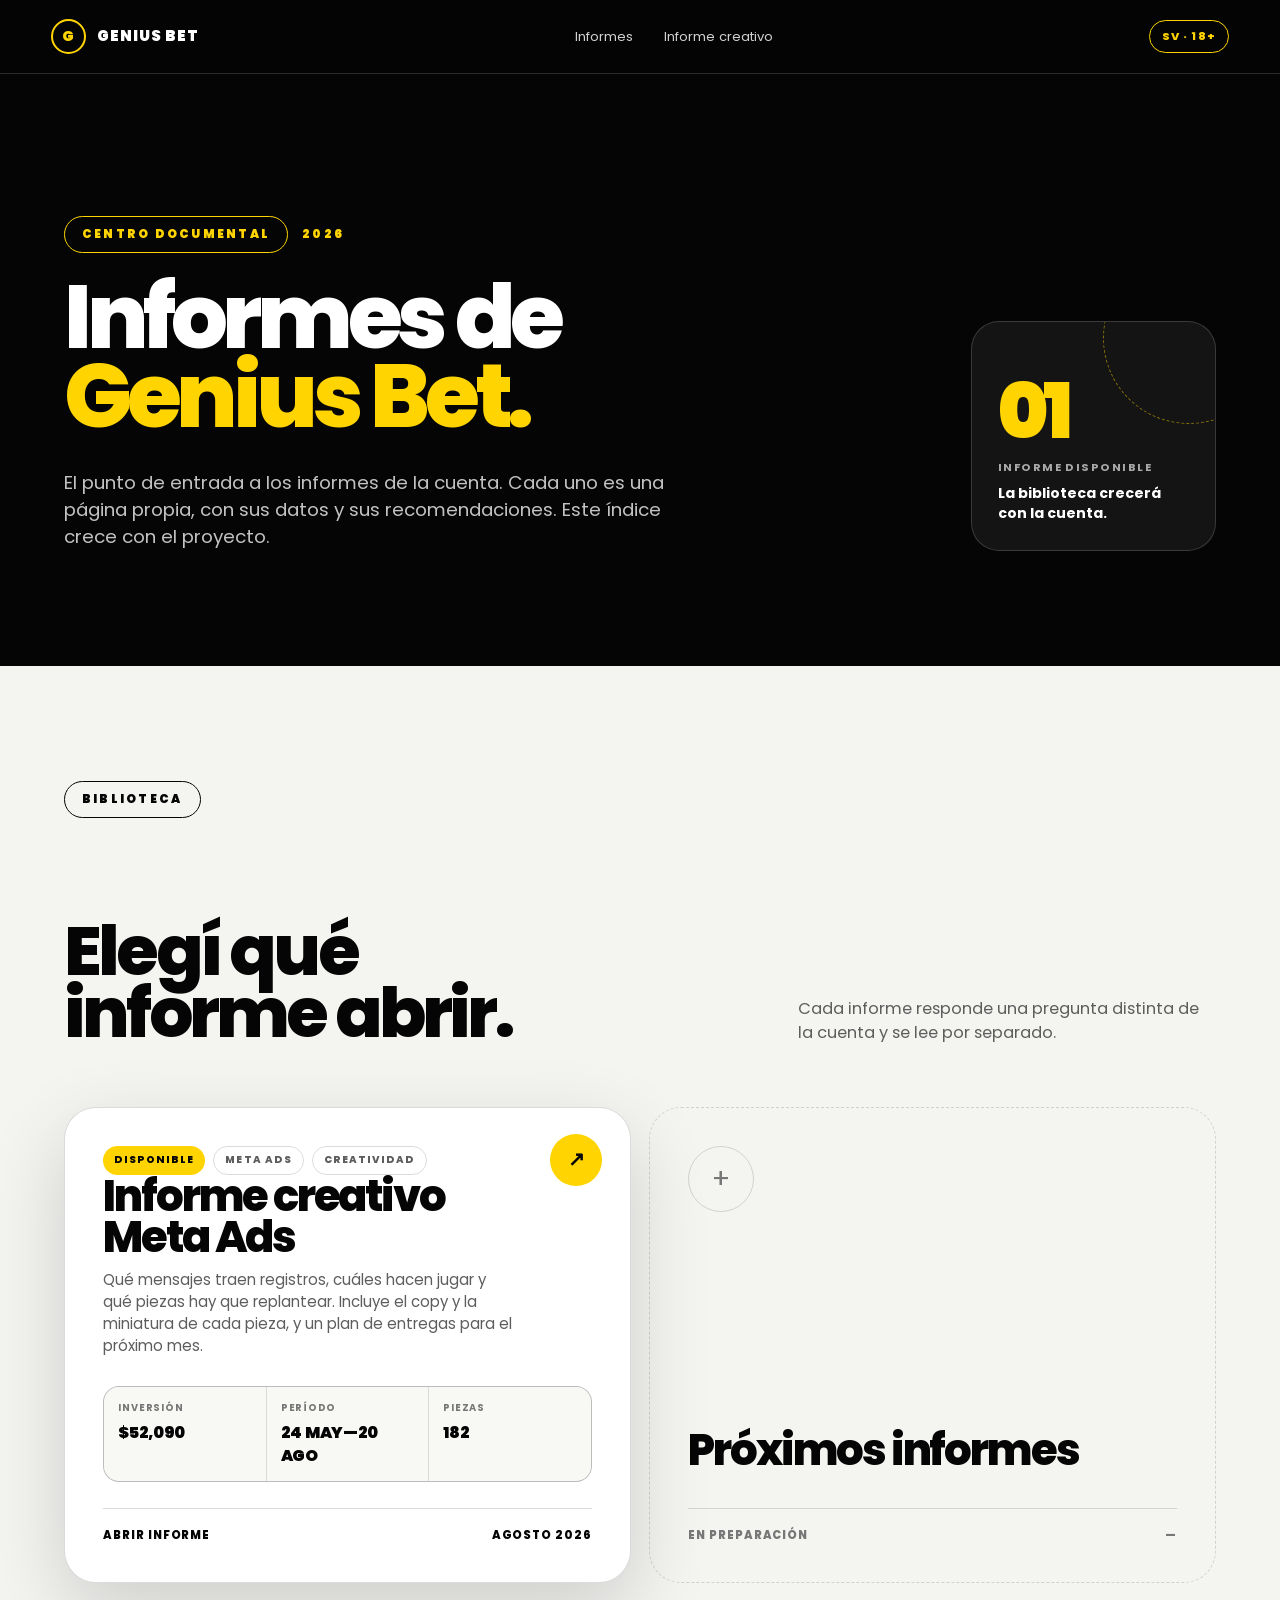
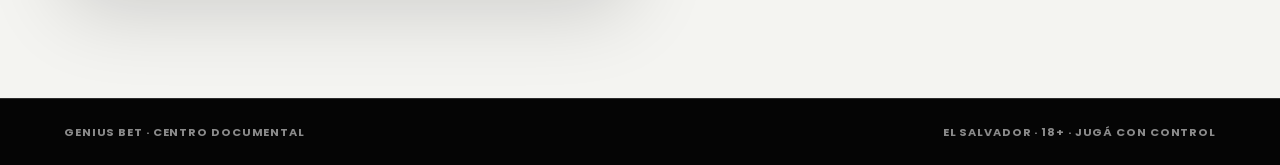
<file: index.html>
<!doctype html>
<html lang="es">
<head>
  <meta charset="utf-8">
  <meta name="viewport" content="width=device-width, initial-scale=1">
  <meta name="description" content="Índice de los informes de la cuenta Genius Bet El Salvador.">
  <meta name="robots" content="noindex, nofollow">
  <title>Genius Bet | Centro documental</title>
  <link rel="preconnect" href="https://fonts.gstatic.com" crossorigin>
  <link rel="stylesheet" href="https://fonts.googleapis.com/css2?family=Poppins:wght@400;500;600;700;800;900&display=swap">
  <link rel="stylesheet" href="styles.css">
</head>
<body>
<a class="skip-link" href="#informes">Saltar a los informes</a>

<header class="site-header">
  <a class="brand" href="index.html" aria-label="Genius Bet, inicio"><span class="brand-mark">G</span><span>GENIUS BET</span></a>
  <nav aria-label="Navegación principal">
    <a href="#informes">Informes</a>
    <a href="informe-creativo.html">Informe creativo</a>
  </nav>
  <span class="header-context">SV · 18+</span>
</header>

<main id="top">

<section class="s-dark hub-hero">
  <div>
    <p class="eyebrow"><span>CENTRO DOCUMENTAL</span><span>2026</span></p>
    <h1>Informes de<br class="br-d"> <em>Genius Bet.</em></h1>
    <p class="hub-lead">El punto de entrada a los informes de la cuenta. Cada uno es una página
    propia, con sus datos y sus recomendaciones. Este índice crece con el proyecto.</p>
  </div>
  <aside class="hub-count" aria-label="Informes disponibles">
    <strong>01</strong>
    <span>Informe disponible</span>
    <p>La biblioteca crecerá con la cuenta.</p>
  </aside>
</section>

<section class="s-light" id="informes">
  <div class="inner">
    <div class="s-head">
      <p class="eyebrow"><span>BIBLIOTECA</span></p>
      <div><h2>Elegí qué<br class="br-d"> informe abrir.</h2></div>
      <p>Cada informe responde una pregunta distinta de la cuenta y se lee por separado.</p>
    </div>

    <div class="doc-grid">
      <a class="doc-card" href="informe-creativo.html" aria-label="Abrir el informe creativo de Meta Ads">
        <div class="doc-meta">
          <span class="tag tag-win">Disponible</span>
          <span class="tag tag-line">Meta Ads</span>
          <span class="tag tag-line">Creatividad</span>
        </div>
        <h3>Informe creativo Meta Ads</h3>
        <p>Qué mensajes traen registros, cuáles hacen jugar y qué piezas hay que replantear.
        Incluye el copy y la miniatura de cada pieza, y un plan de entregas para el próximo mes.</p>
        <div class="doc-stats" aria-label="Resumen del informe">
          <div><span>Inversión</span><strong>$52,090</strong></div>
          <div><span>Período</span><strong>24 MAY—20 AGO</strong></div>
          <div><span>Piezas</span><strong>182</strong></div>
        </div>
        <div class="doc-foot"><span>Abrir informe</span><span>Agosto 2026</span></div>
      </a>

      <div class="doc-card doc-card-soon">
        <div class="doc-mark" aria-hidden="true">+</div>
        <h3>Próximos informes</h3>
        <div class="doc-foot"><span>En preparación</span><span>—</span></div>
      </div>
    </div>
  </div>
</section>

</main>

<footer>
  <span>Genius Bet · Centro documental</span>
  <span>El Salvador · 18+ · Jugá con control</span>
</footer>

</body>
</html>
</file>
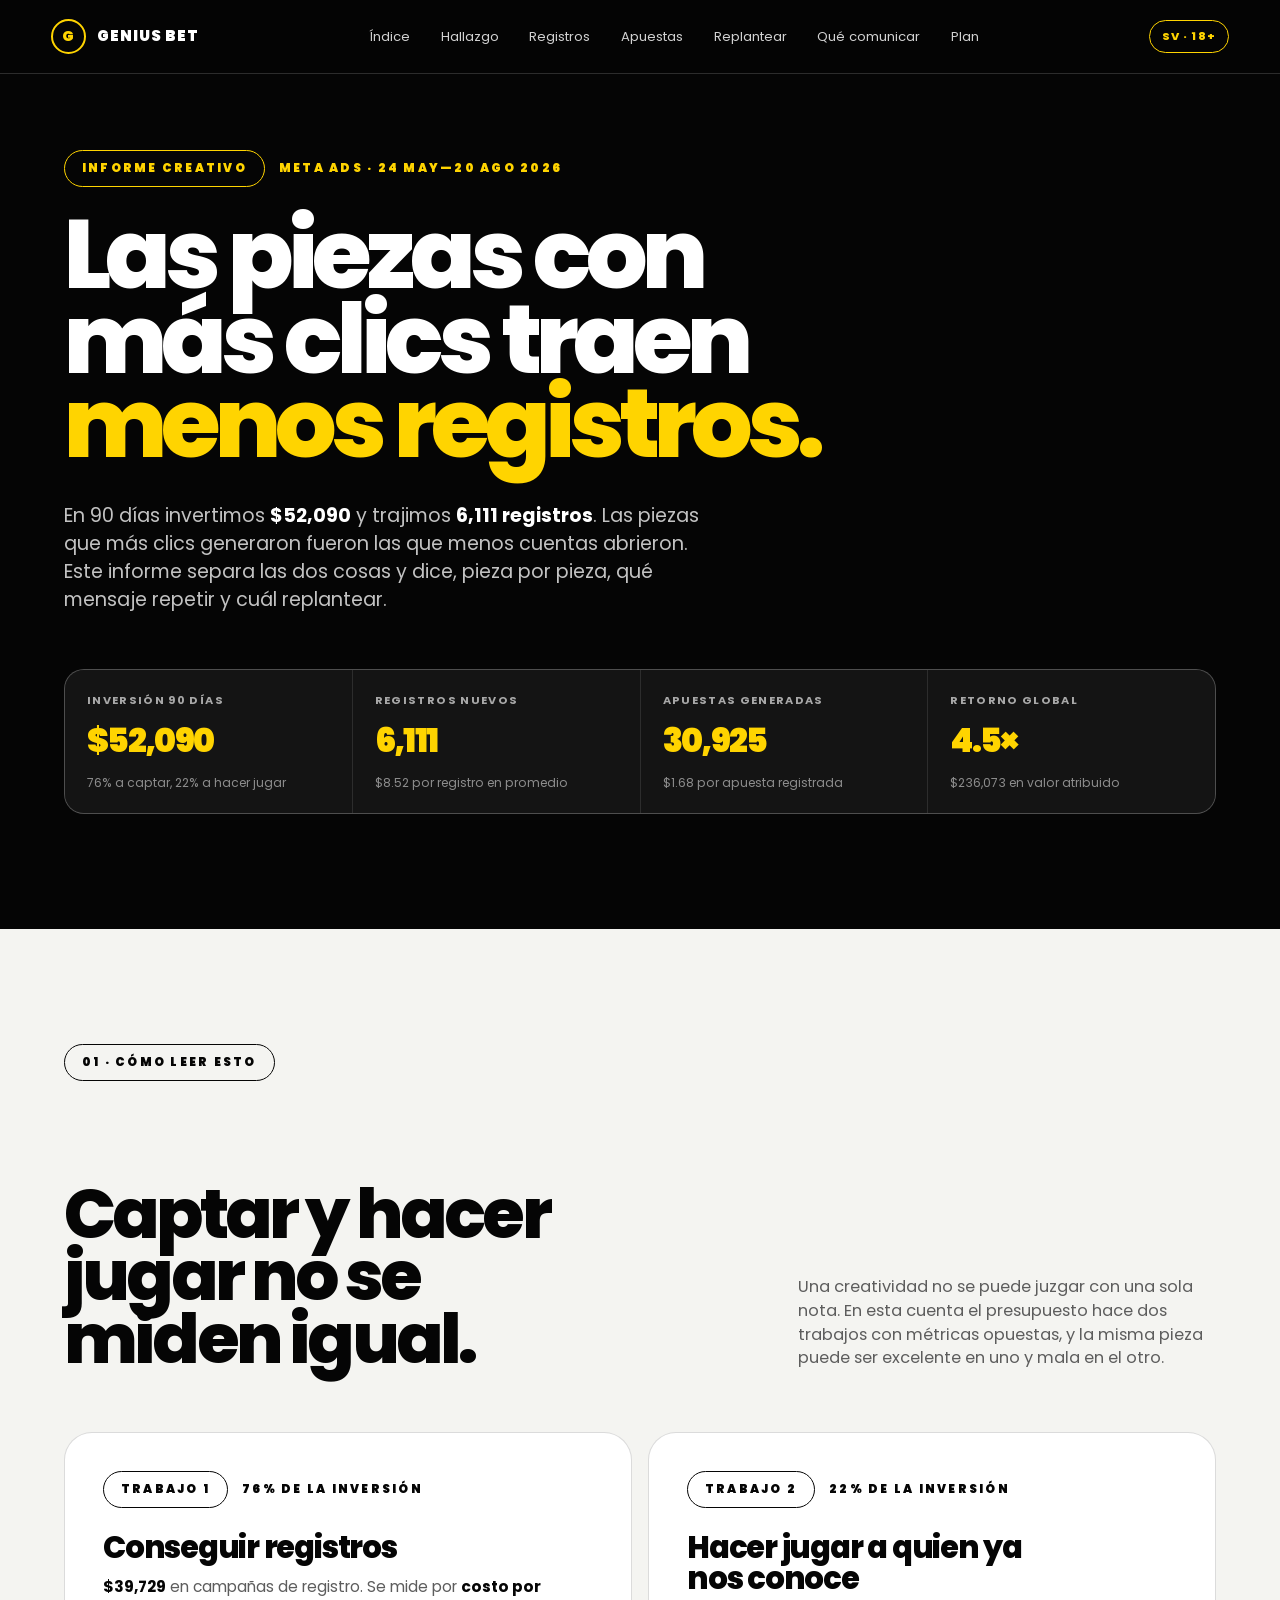
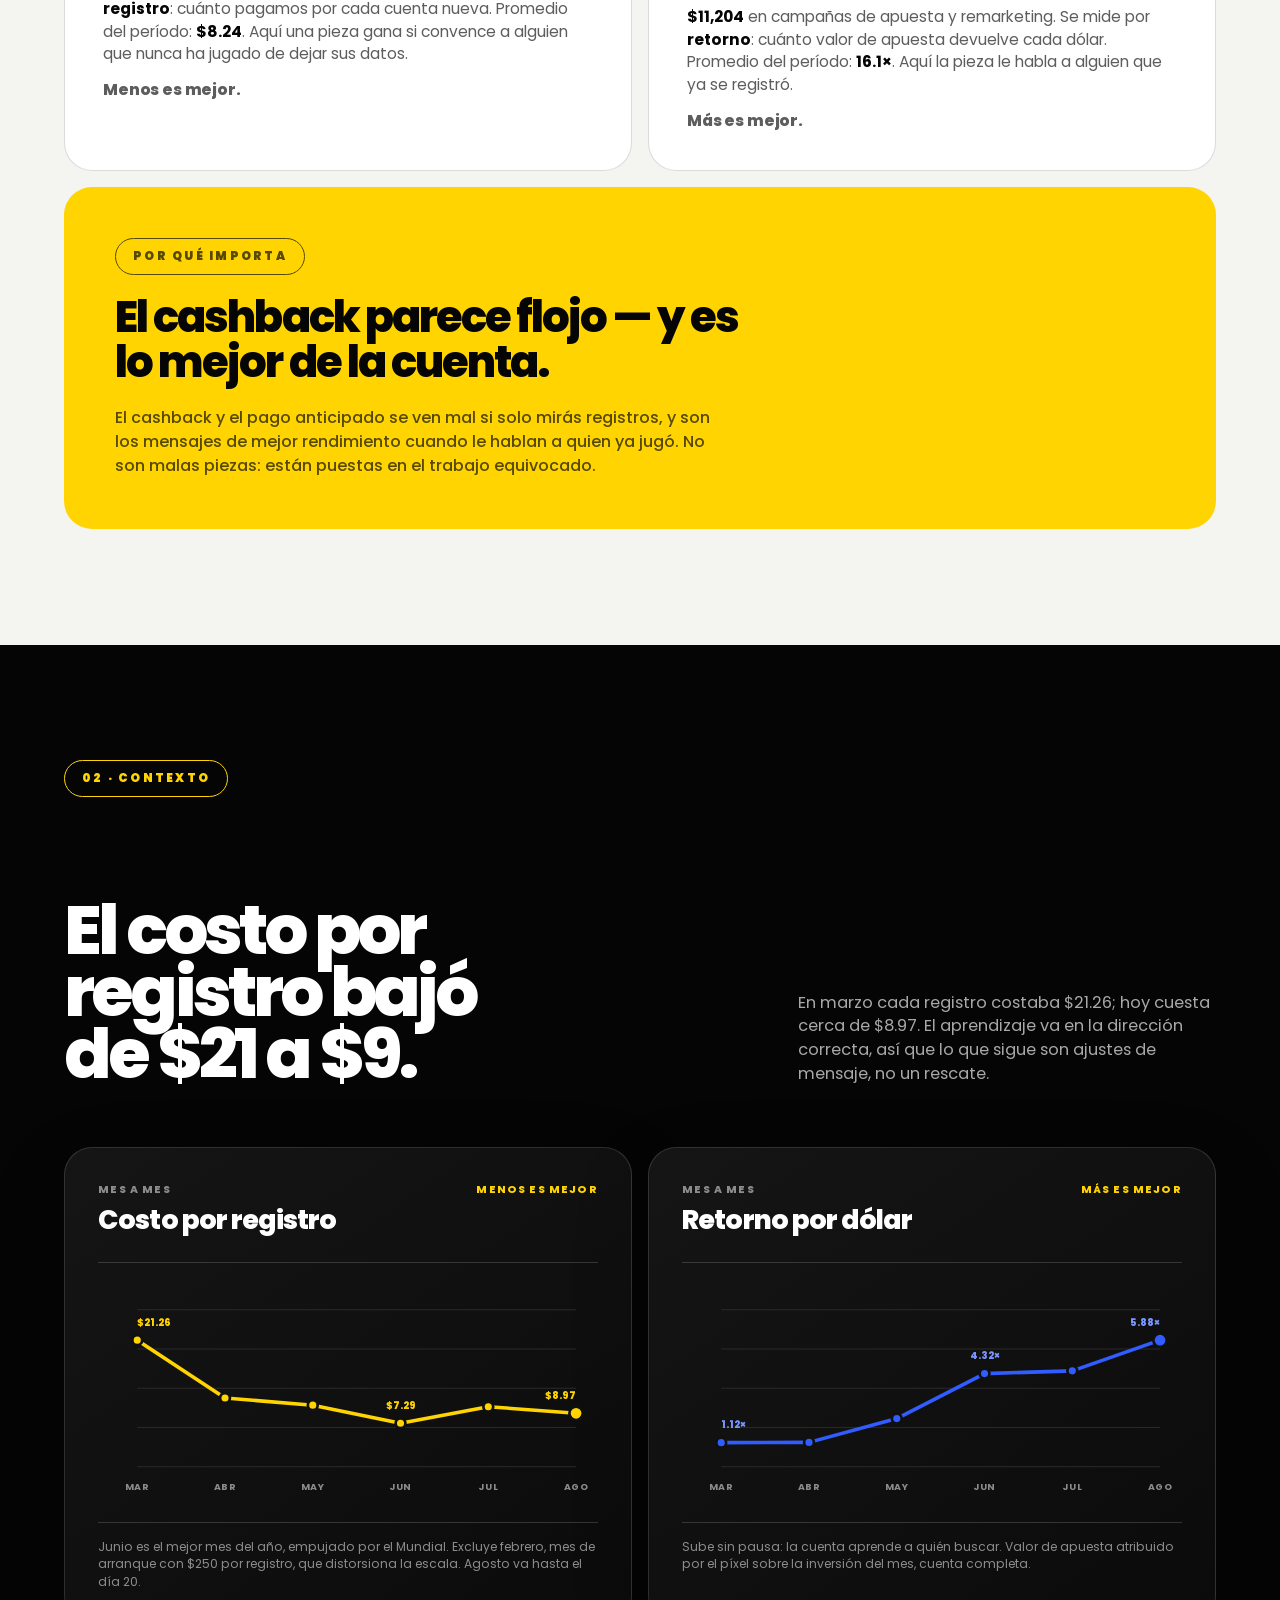
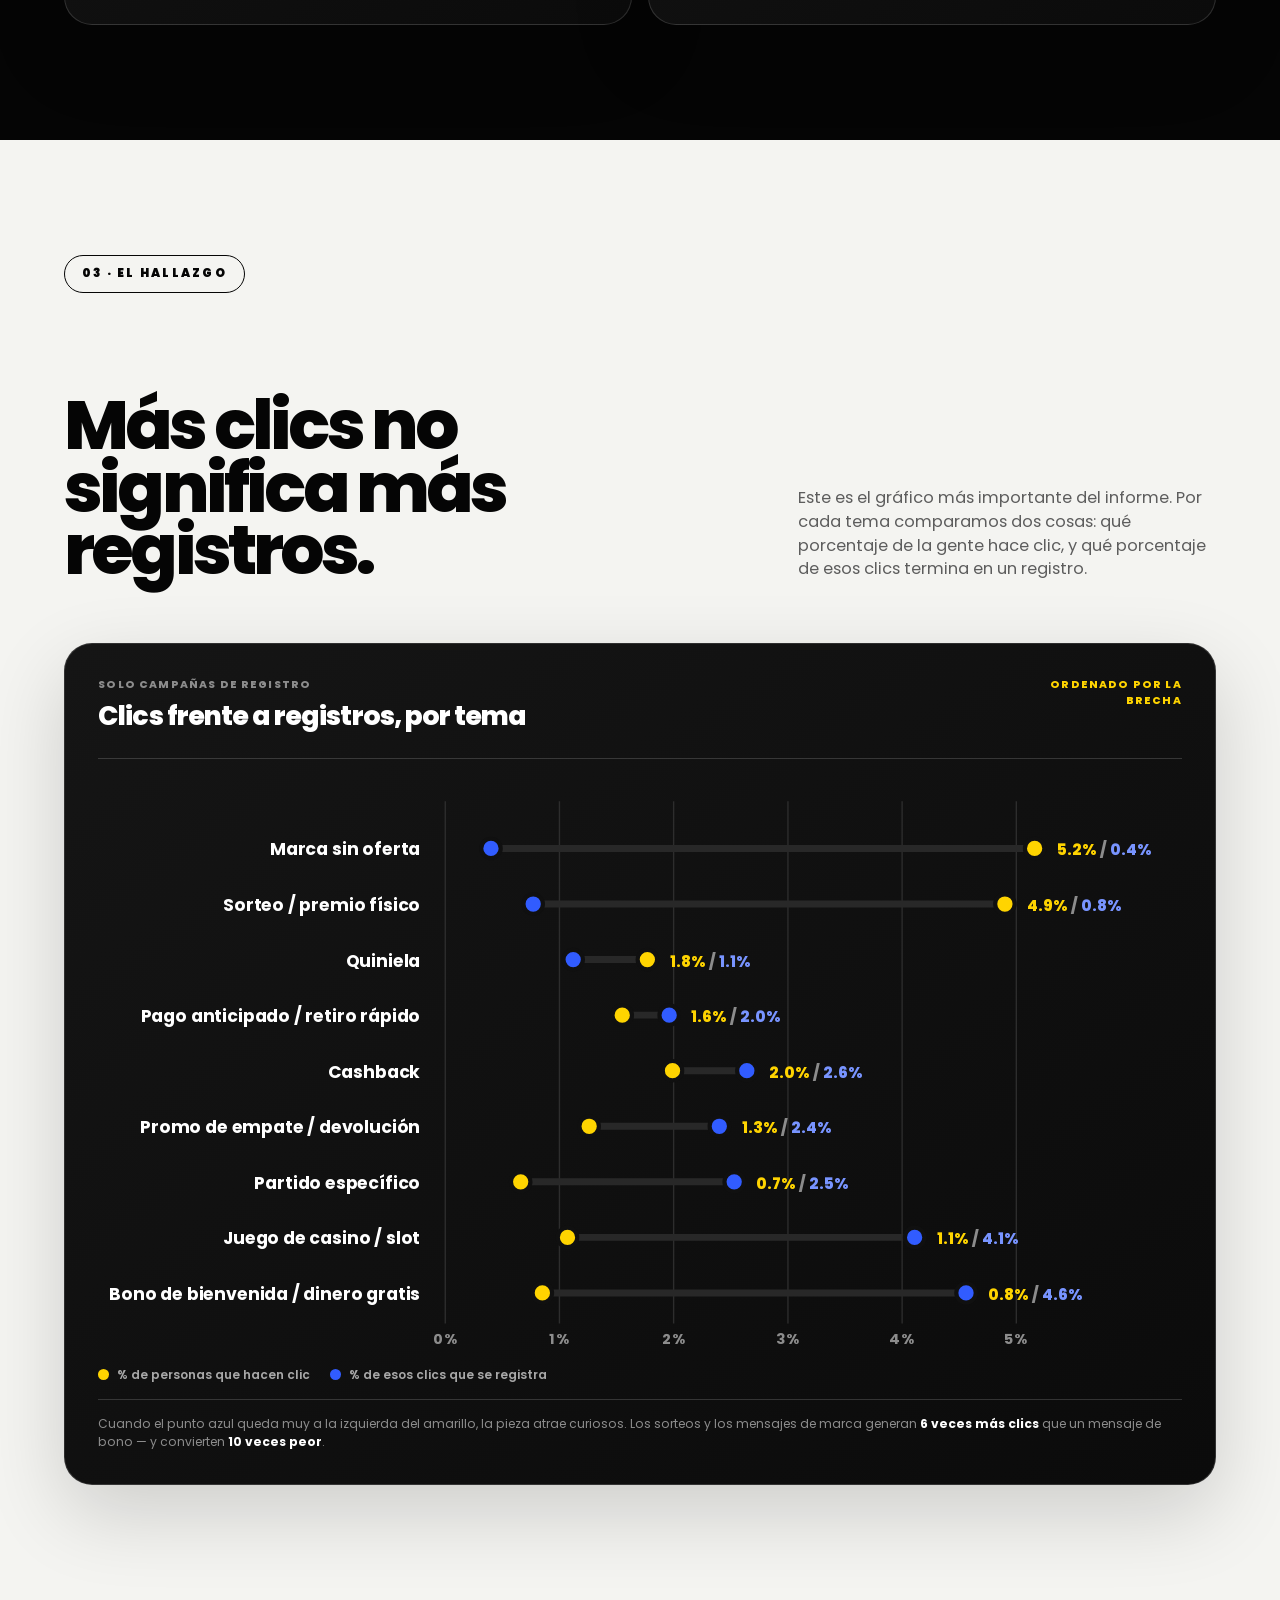
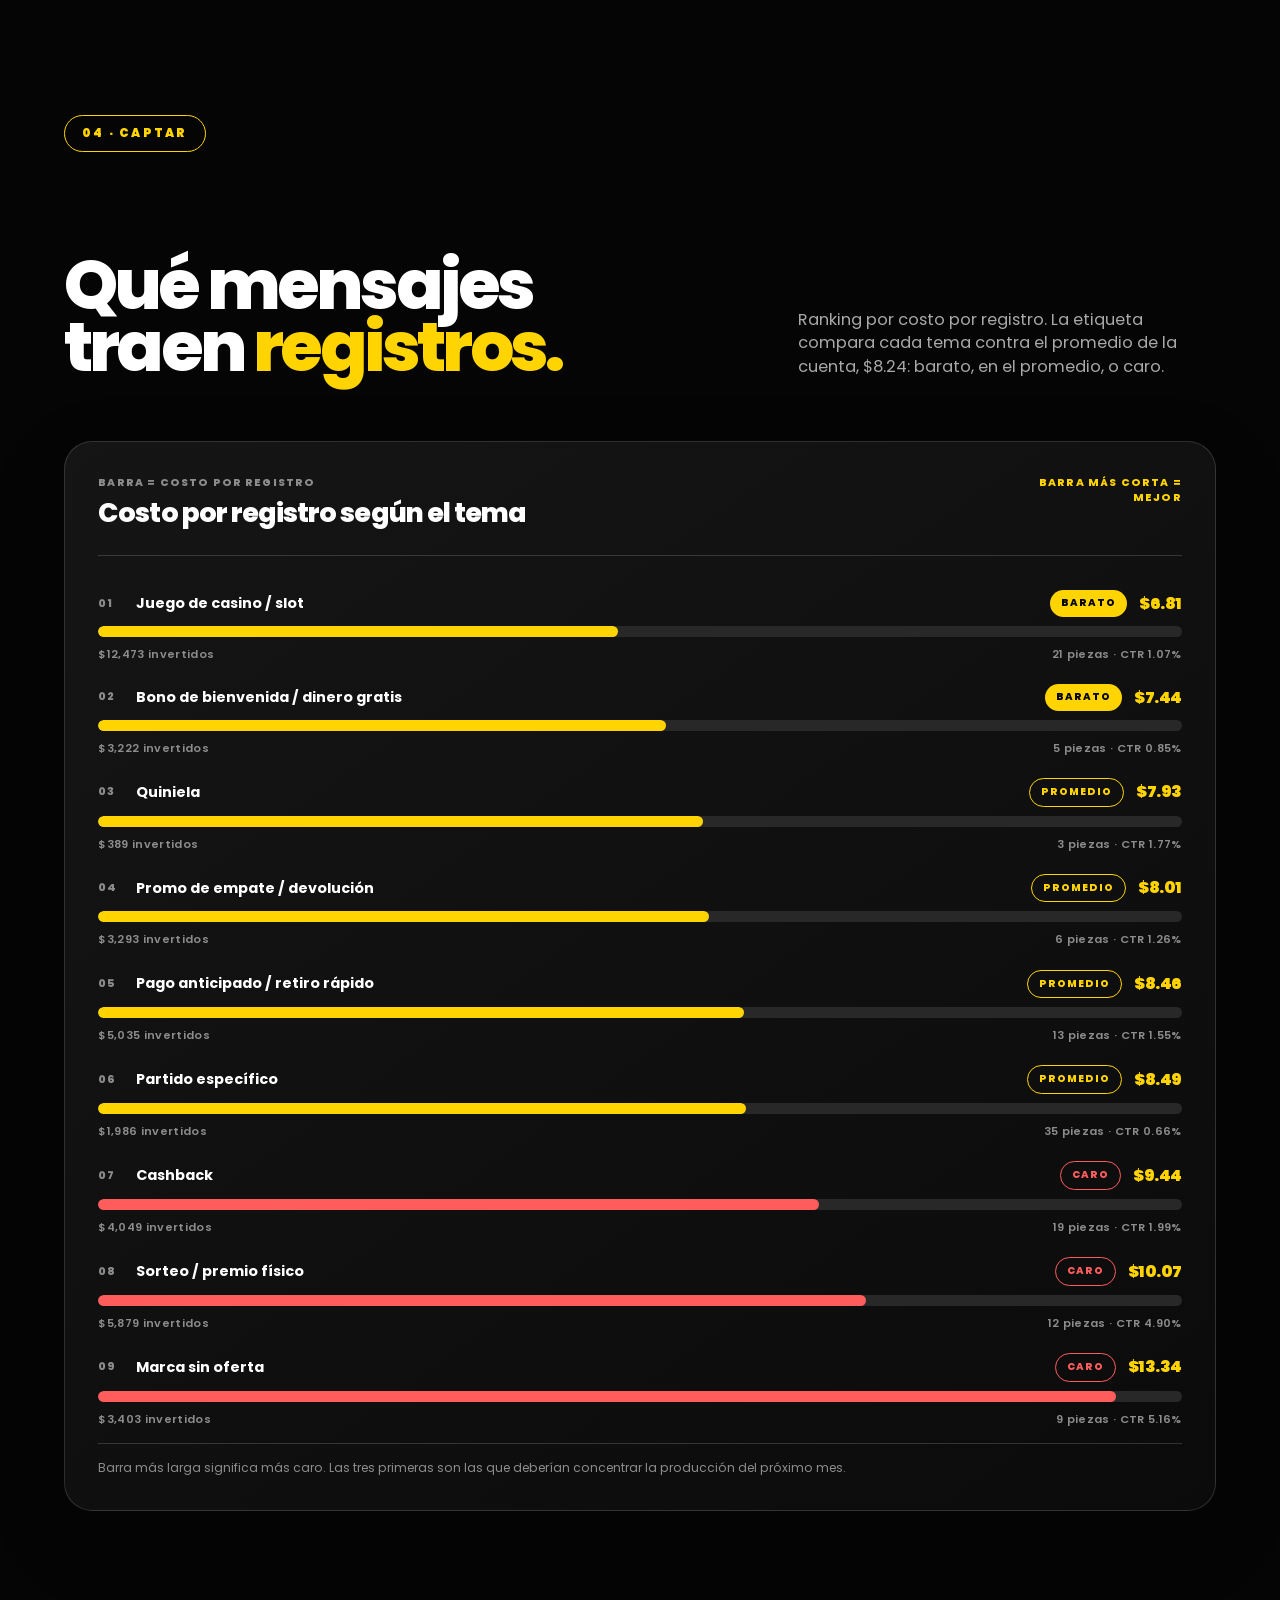
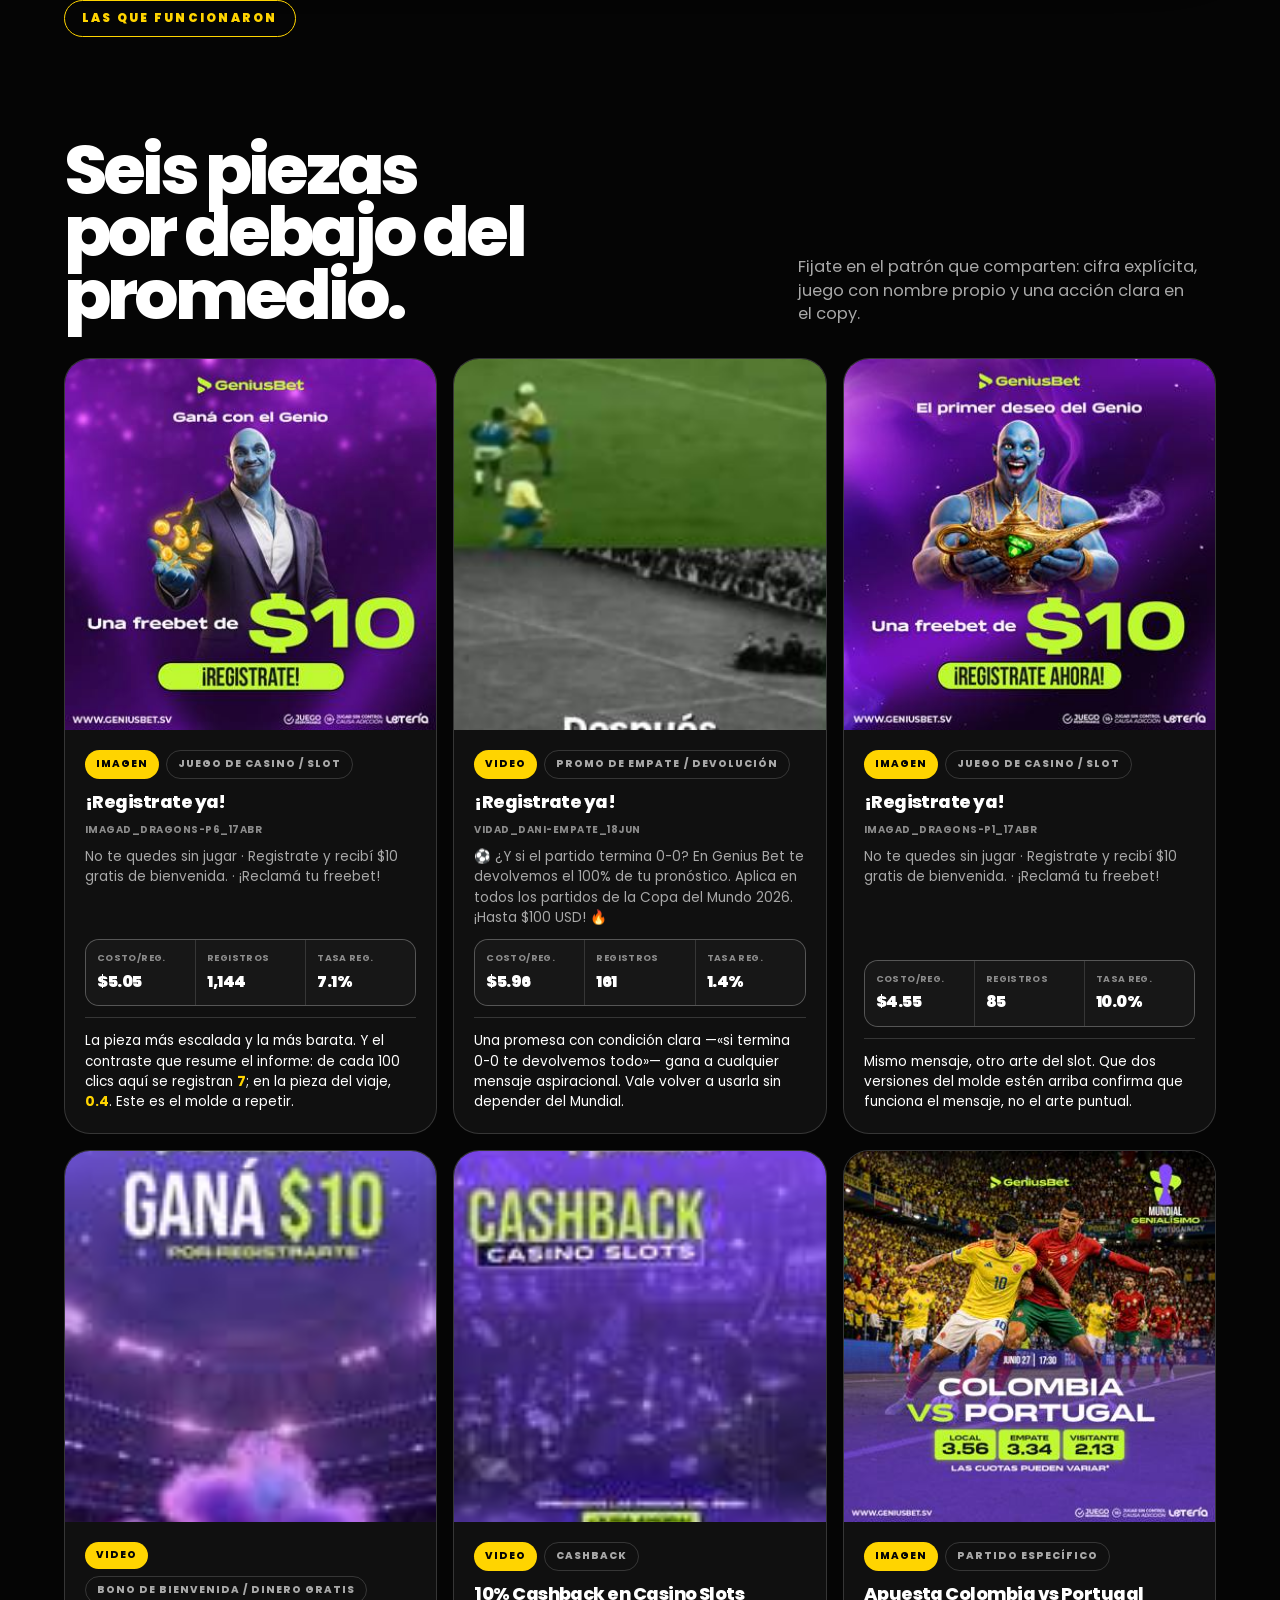
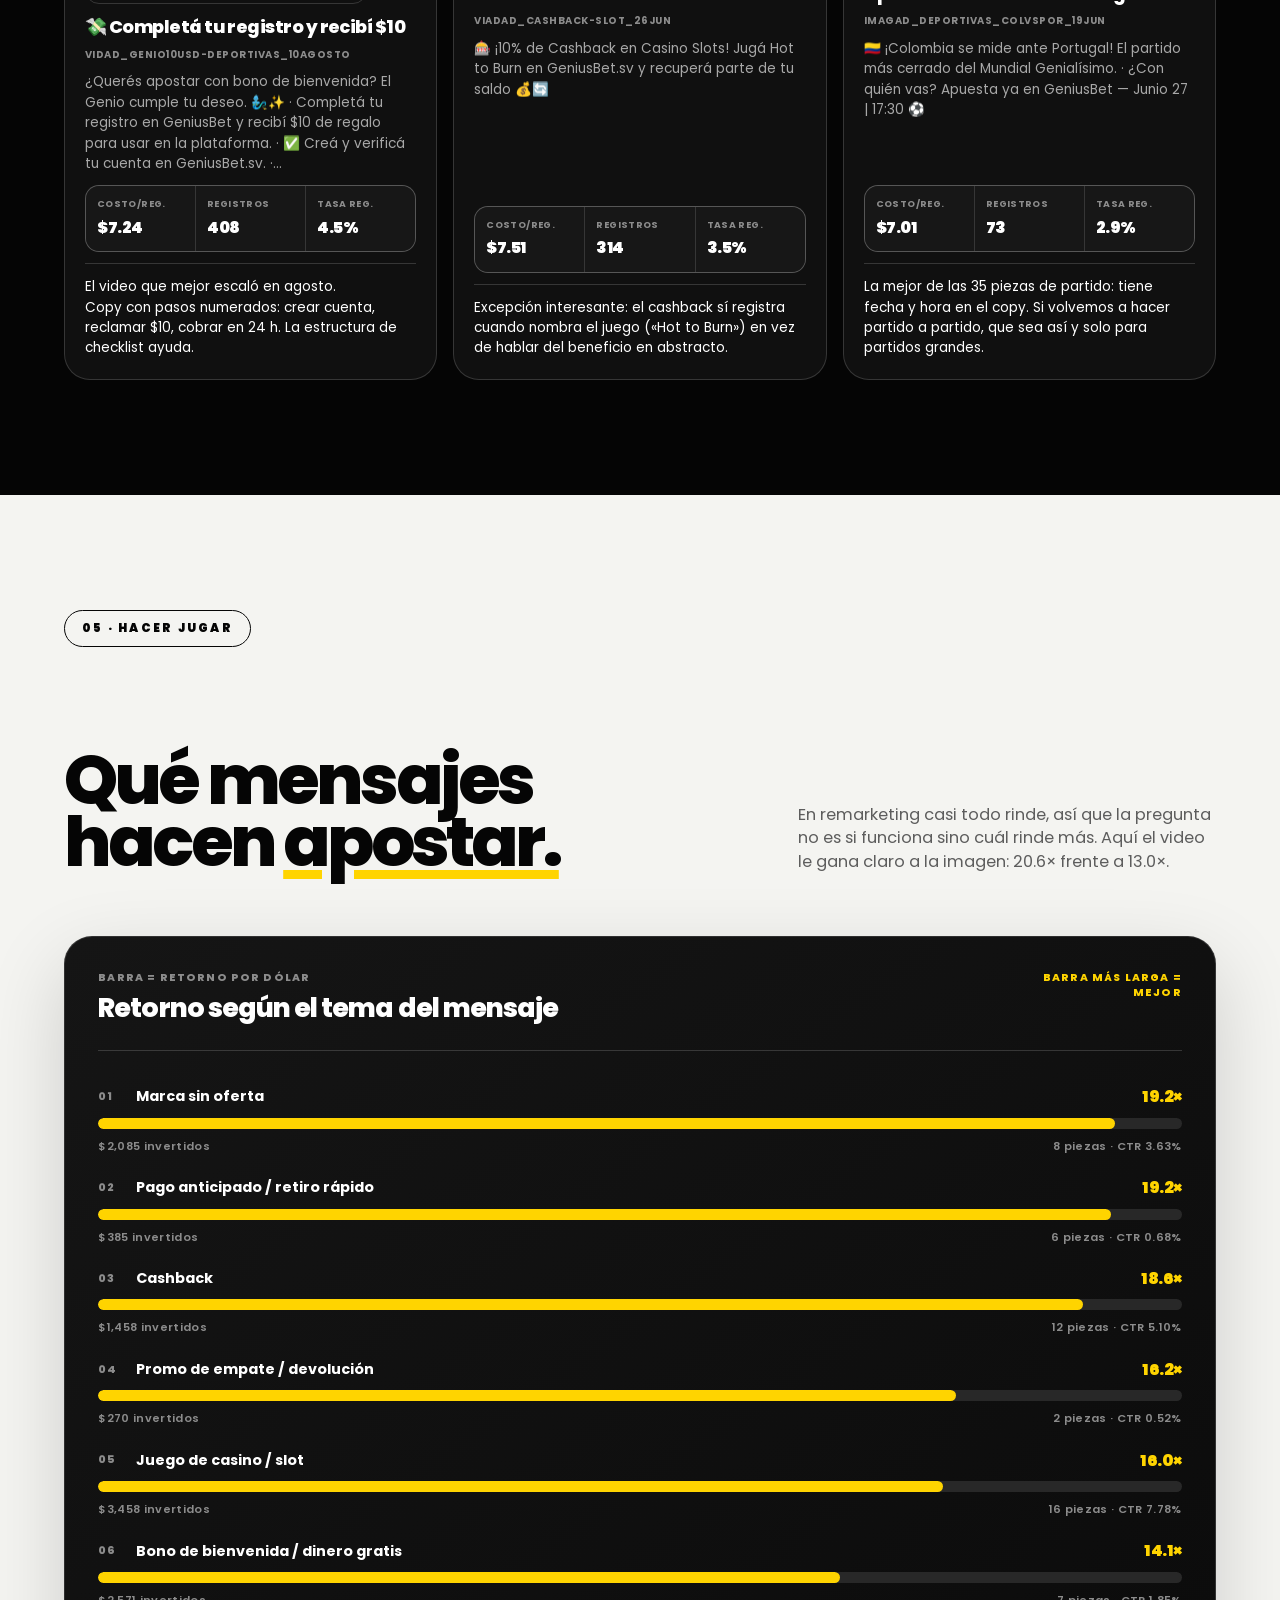
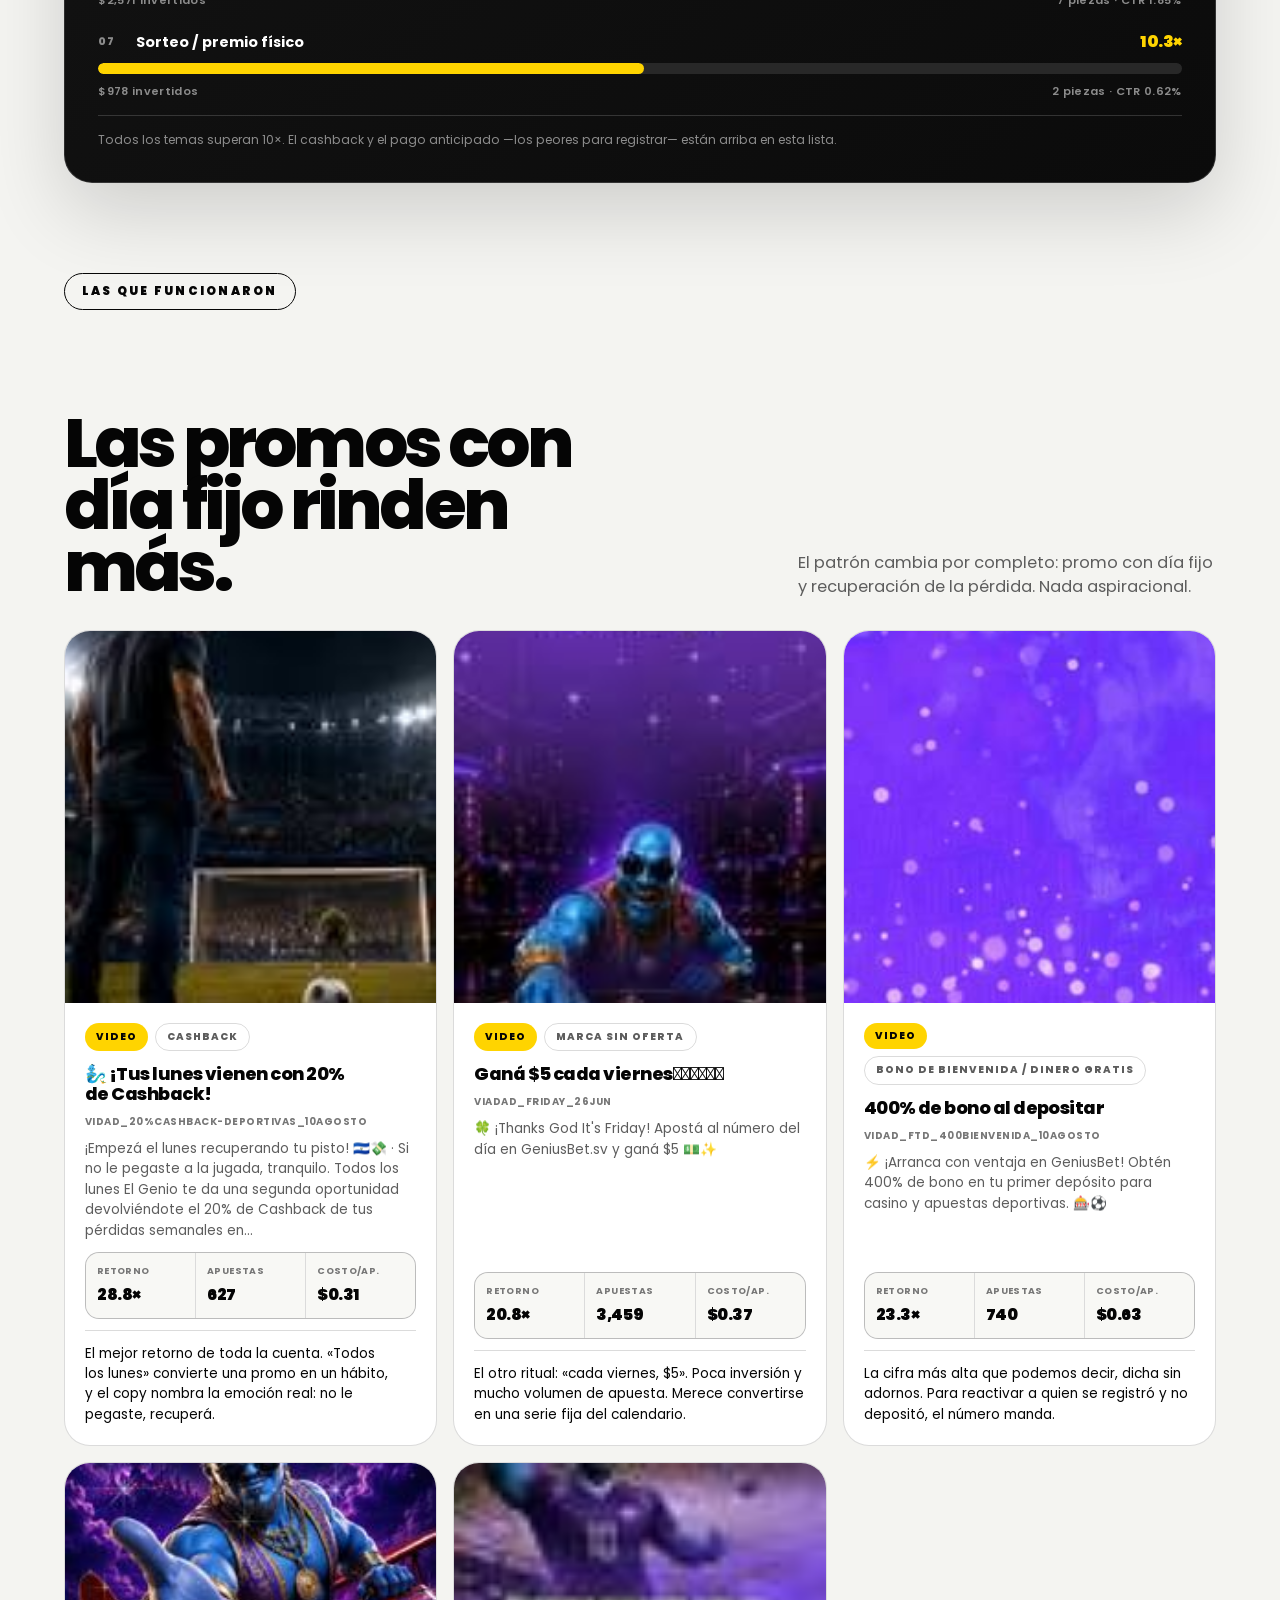
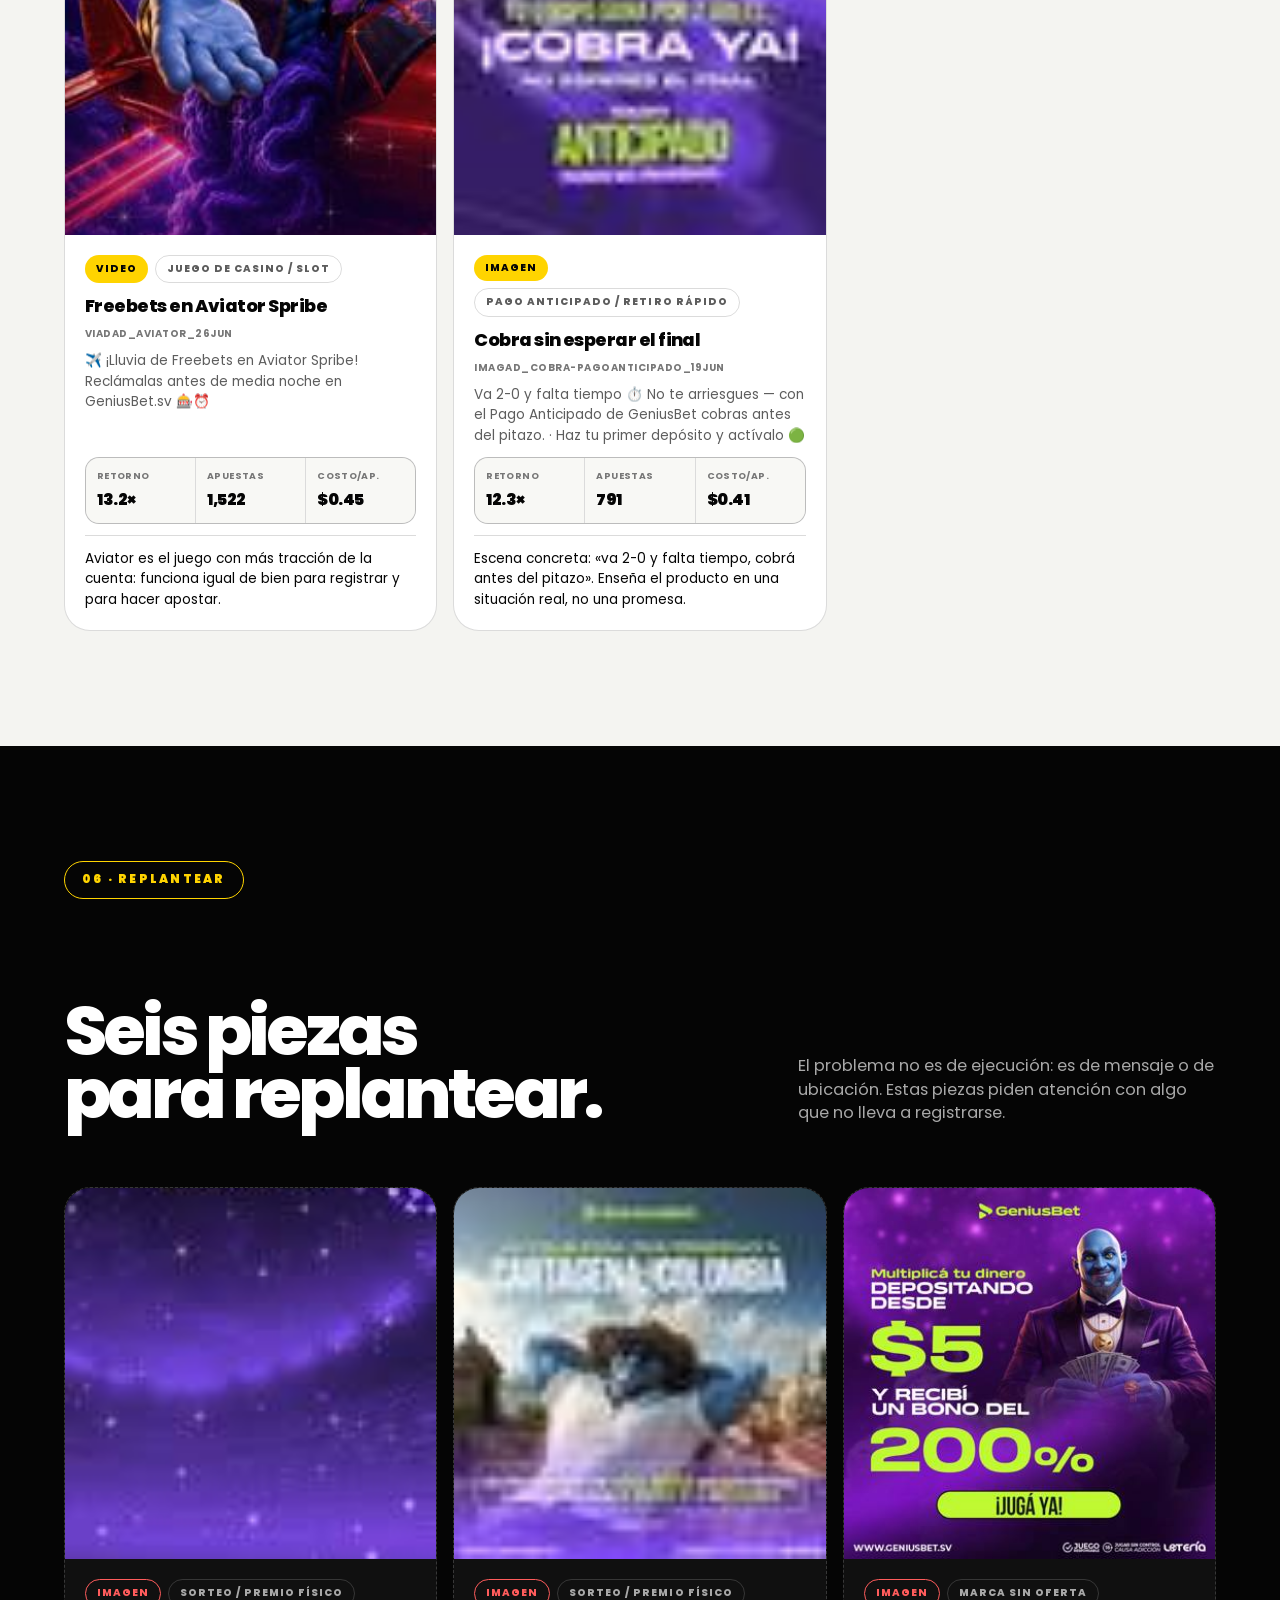
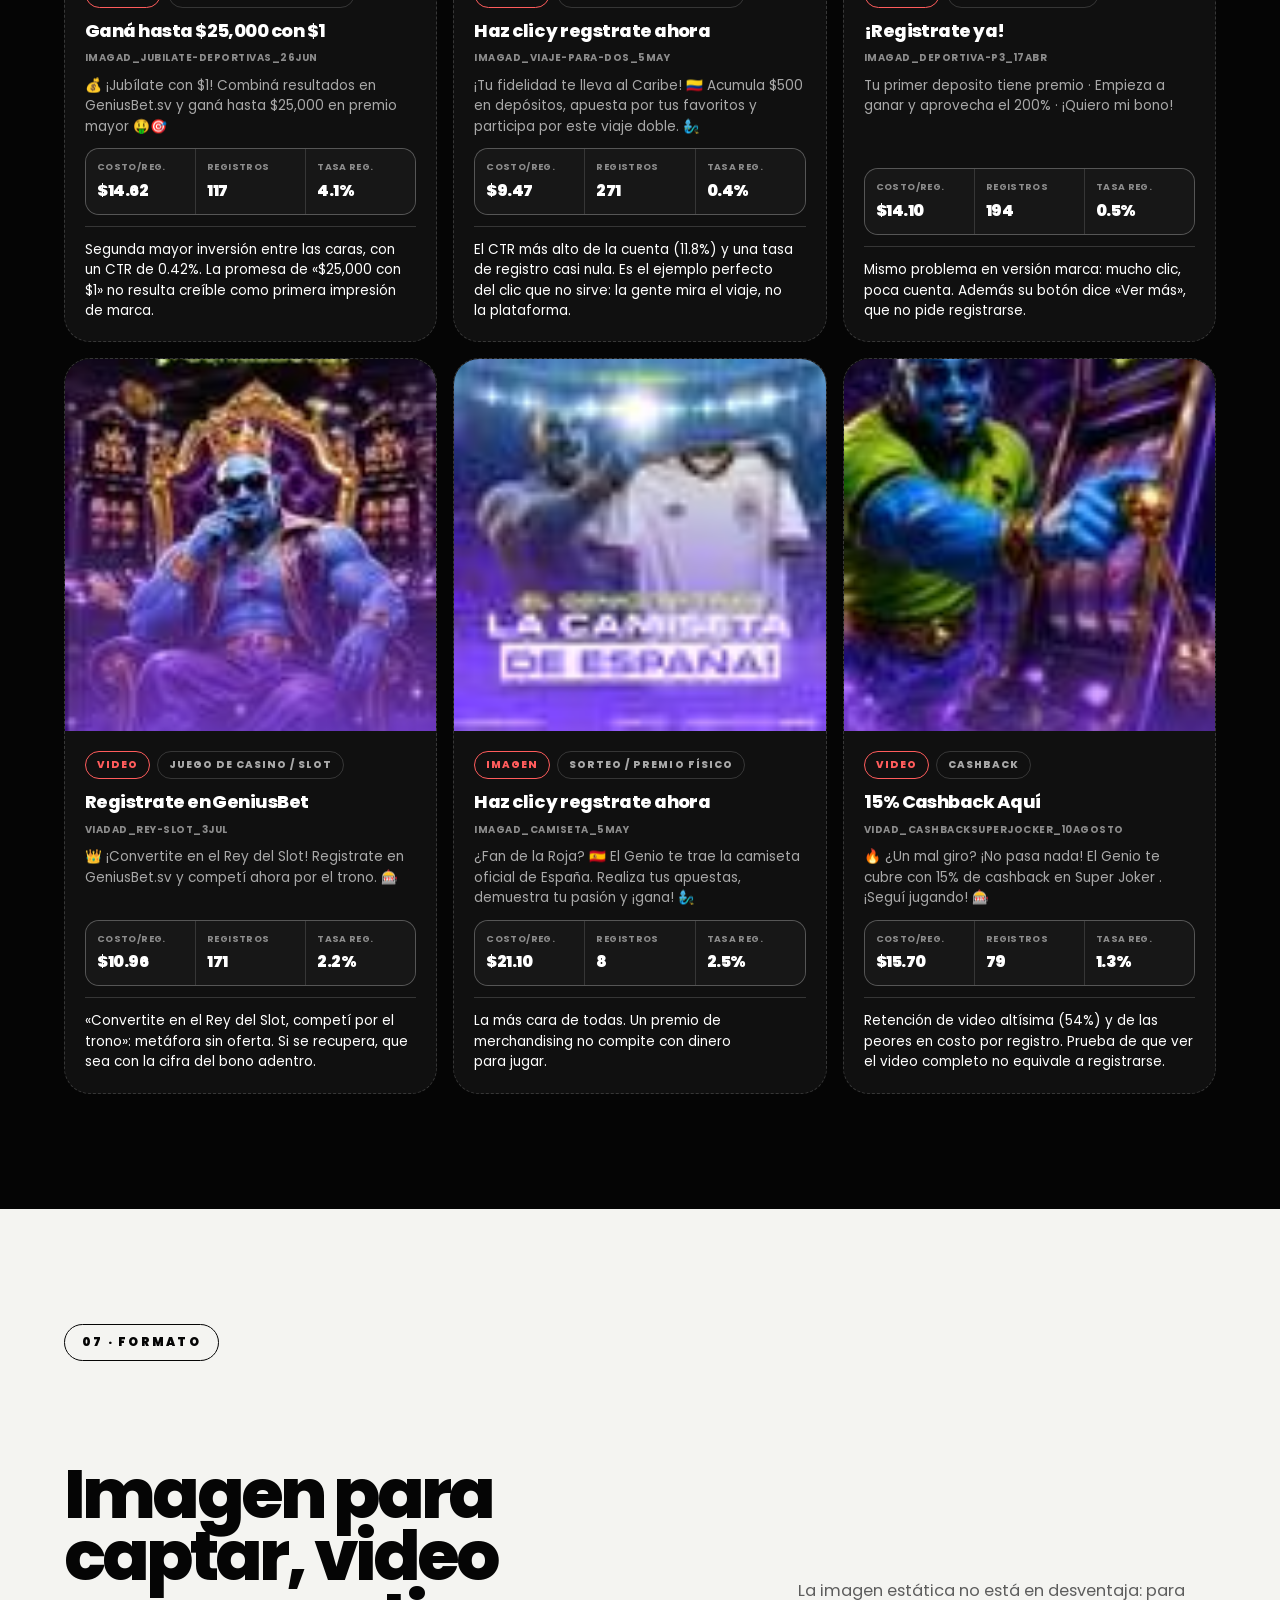
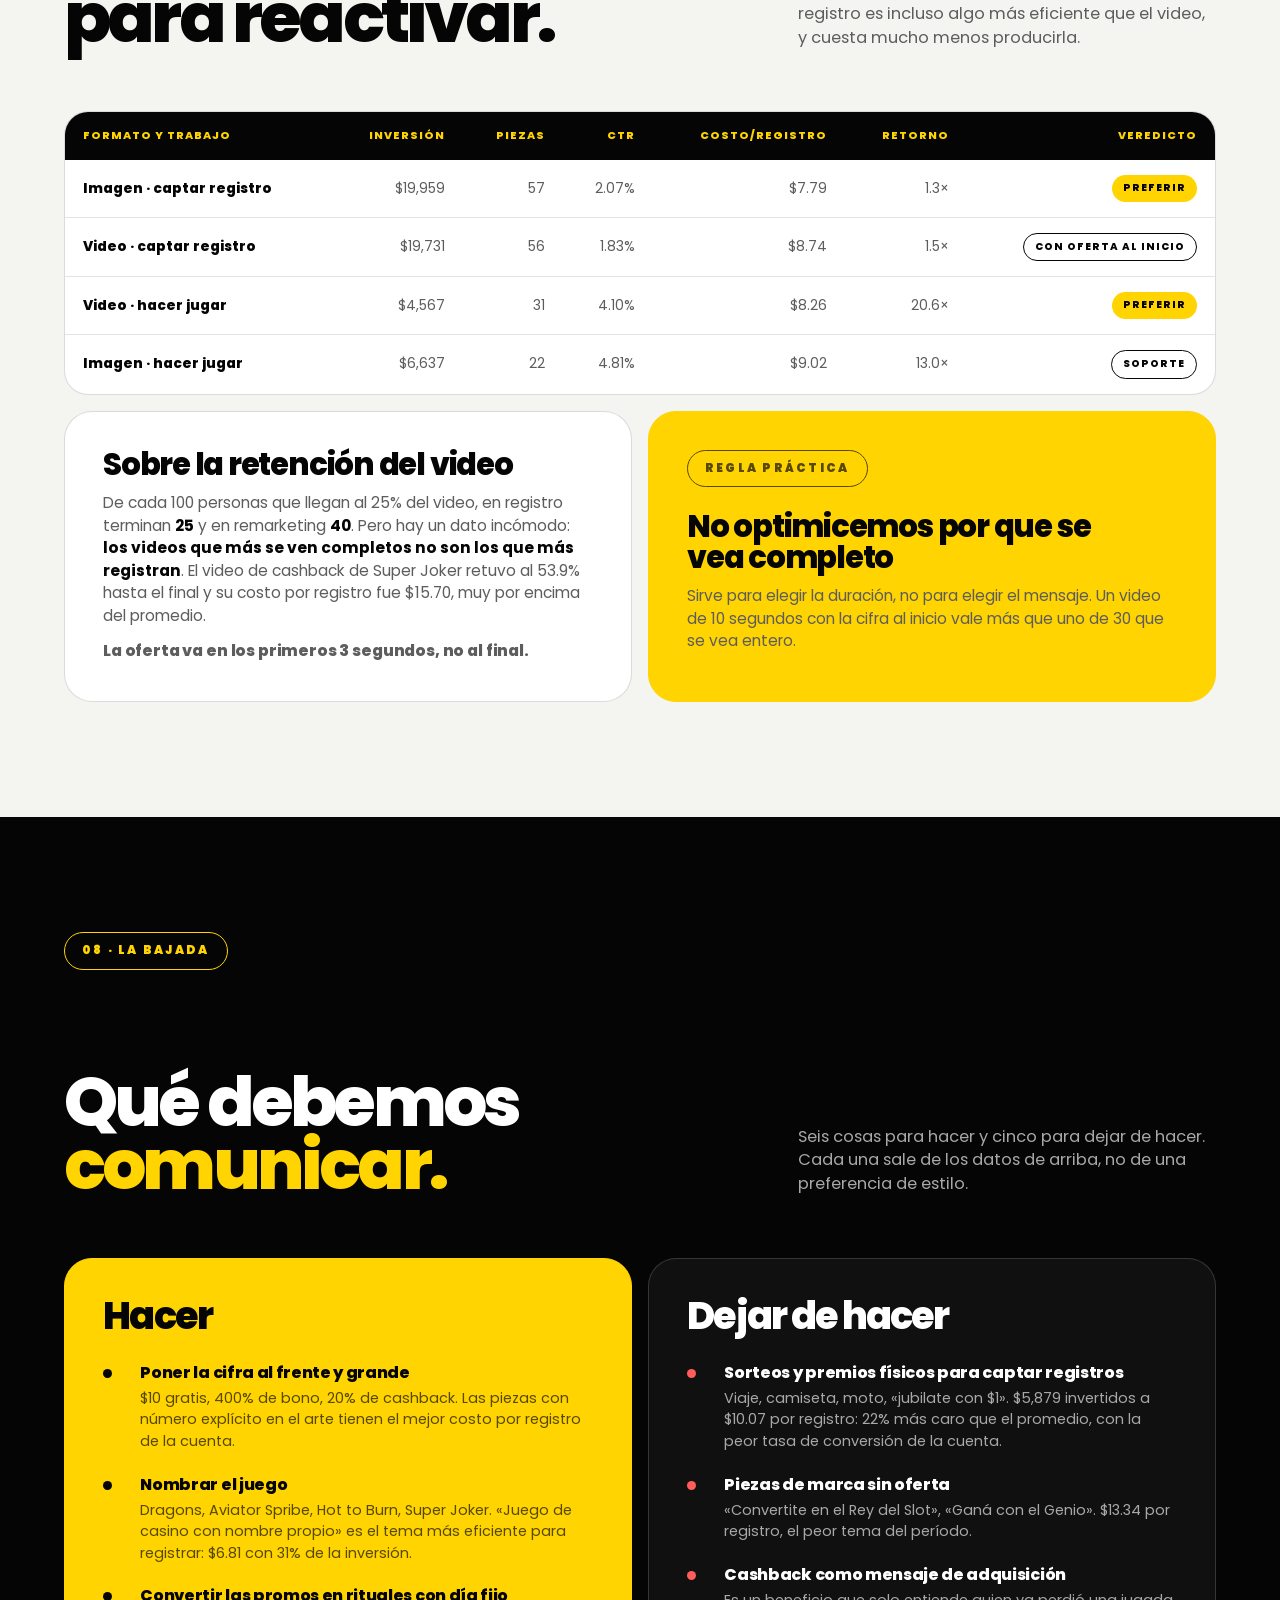
<file: informe-creativo.html>
<!doctype html>
<html lang="es">
<head>
  <meta charset="utf-8">
  <meta name="viewport" content="width=device-width, initial-scale=1">
  <meta name="description" content="Informe creativo de Genius Bet El Salvador en Meta Ads: qué mensajes traen registros, cuáles hacen jugar y qué piezas replantear.">
  <meta name="robots" content="noindex, nofollow">
  <title>Genius Bet | Informe creativo Meta Ads</title>
  <link rel="preconnect" href="https://fonts.gstatic.com" crossorigin>
  <link rel="stylesheet" href="https://fonts.googleapis.com/css2?family=Poppins:wght@400;500;600;700;800;900&display=swap">
  <link rel="stylesheet" href="styles.css">
</head>
<body>
<a class="skip-link" href="#hallazgo">Saltar al hallazgo principal</a>

<header class="site-header">
  <a class="brand" href="index.html" aria-label="Genius Bet, inicio"><span class="brand-mark">G</span><span>GENIUS BET</span></a>
  <nav aria-label="Secciones del informe">
    <a href="index.html">Índice</a>
    <a href="#hallazgo">Hallazgo</a>
    <a href="#registro">Registros</a>
    <a href="#jugar">Apuestas</a>
    <a href="#replantear">Replantear</a>
    <a href="#comunicar">Qué comunicar</a>
    <a href="#plan">Plan</a>
  </nav>
  <span class="header-context">SV · 18+</span>
</header>

<main id="top">

<section class="s-dark hero">
  <div class="inner">
    <p class="eyebrow"><span>INFORME CREATIVO</span><span>META ADS · 24 MAY—20 AGO 2026</span></p>
    <h1>Las piezas con<br class="br-d"> más clics traen<br class="br-d"> <em>menos registros.</em></h1>
    <p class="hero-lead">En 90 días invertimos <b>$52,090</b> y trajimos <b>6,111 registros</b>.
    Las piezas que más clics generaron fueron las que menos cuentas abrieron. Este informe separa las dos
    cosas y dice, pieza por pieza, qué mensaje repetir y cuál replantear.</p>
    <dl class="hero-stats">
      <div><dt>Inversión 90 días</dt><dd>$52,090<small>76% a captar, 22% a hacer jugar</small></dd></div>
      <div><dt>Registros nuevos</dt><dd>6,111<small>$8.52 por registro en promedio</small></dd></div>
      <div><dt>Apuestas generadas</dt><dd>30,925<small>$1.68 por apuesta registrada</small></dd></div>
      <div><dt>Retorno global</dt><dd>4.5×<small>$236,073 en valor atribuido</small></dd></div>
    </dl>
  </div>
</section>

<section class="s-light">
  <div class="inner">
    <div class="s-head">
      <p class="eyebrow"><span>01 · CÓMO LEER ESTO</span></p>
      <div><h2>Captar y hacer<br class="br-d"> jugar no se<br class="br-d"> miden igual.</h2></div>
      <p>Una creatividad no se puede juzgar con una sola nota. En esta cuenta el presupuesto hace dos
      trabajos con métricas opuestas, y la misma pieza puede ser excelente en uno y mala en el otro.</p>
    </div>
    <div class="duo">
      <div class="panel">
        <p class="eyebrow"><span>TRABAJO 1</span><span>76% DE LA INVERSIÓN</span></p>
        <h3>Conseguir registros</h3>
        <p><b>$39,729</b> en campañas de registro. Se mide por <b>costo por registro</b>: cuánto pagamos
        por cada cuenta nueva. Promedio del período: <b>$8.24</b>. Aquí una pieza gana si convence
        a alguien que nunca ha jugado de dejar sus datos.</p>
        <p class="rule">Menos es mejor.</p>
      </div>
      <div class="panel">
        <p class="eyebrow"><span>TRABAJO 2</span><span>22% DE LA INVERSIÓN</span></p>
        <h3>Hacer jugar a quien ya nos conoce</h3>
        <p><b>$11,204</b> en campañas de apuesta y remarketing. Se mide por <b>retorno</b>: cuánto valor
        de apuesta devuelve cada dólar. Promedio del período: <b>16.1×</b>. Aquí la pieza le habla
        a alguien que ya se registró.</p>
        <p class="rule">Más es mejor.</p>
      </div>
    </div>
    <div class="quote">
      <p class="eyebrow"><span>POR QUÉ IMPORTA</span></p>
      <p>El cashback parece flojo — y es lo mejor de la cuenta.</p>
      <p class="sub">El cashback y el pago anticipado se ven mal si solo mirás registros, y son los
      mensajes de mejor rendimiento cuando le hablan a quien ya jugó. No son malas piezas: están
      puestas en el trabajo equivocado.</p>
    </div>
  </div>
</section>

<section class="s-dark">
  <div class="inner">
    <div class="s-head">
      <p class="eyebrow"><span>02 · CONTEXTO</span></p>
      <div><h2>El costo por<br class="br-d"> registro bajó<br class="br-d"> de $21 a $9.</h2></div>
      <p>En marzo cada registro costaba $21.26; hoy cuesta cerca de $8.97. El aprendizaje va
      en la dirección correcta, así que lo que sigue son ajustes de mensaje, no un rescate.</p>
    </div>
    <div class="duo">
      <div class="chart">
        <div class="chart-top">
          <div><span class="chart-kicker">Mes a mes</span><h3>Costo por registro</h3></div>
          <span class="chart-hint">Menos es mejor</span>
        </div>
        <div class="scroll"><svg viewBox="0 0 560 250" class="trend-svg" role="img" aria-label="Costo por registro por mes">
<line class="gl" x1="44" y1="30.0" x2="536" y2="30.0"/>
<line class="gl" x1="44" y1="74.0" x2="536" y2="74.0"/>
<line class="gl" x1="44" y1="118.0" x2="536" y2="118.0"/>
<line class="gl" x1="44" y1="162.0" x2="536" y2="162.0"/>
<line class="gl" x1="44" y1="206.0" x2="536" y2="206.0"/>
<polyline class="tl s-reg" points="44.0,64.1 142.4,128.9 240.8,137.0 339.2,157.3 437.6,138.7 536.0,146.1"/>
<circle class="td s-reg" cx="44.0" cy="64.1" r="5.5"><title>marzo: $21.26</title></circle>
<text class="tv s-reg" x="44.0" y="48.1" text-anchor="start">$21.26</text>
<text class="ax" x="44.0" y="232" text-anchor="middle">MAR</text>
<circle class="td s-reg" cx="142.4" cy="128.9" r="5.5"><title>abril: $11.55</title></circle>
<text class="ax" x="142.4" y="232" text-anchor="middle">ABR</text>
<circle class="td s-reg" cx="240.8" cy="137.0" r="5.5"><title>mayo: $10.34</title></circle>
<text class="ax" x="240.8" y="232" text-anchor="middle">MAY</text>
<circle class="td s-reg" cx="339.2" cy="157.3" r="5.5"><title>junio: $7.29</title></circle>
<text class="tv s-reg" x="339.2" y="141.3" text-anchor="middle">$7.29</text>
<text class="ax" x="339.2" y="232" text-anchor="middle">JUN</text>
<circle class="td s-reg" cx="437.6" cy="138.7" r="5.5"><title>julio: $10.08</title></circle>
<text class="ax" x="437.6" y="232" text-anchor="middle">JUL</text>
<circle class="td s-reg td-end" cx="536.0" cy="146.1" r="7.5"><title>agosto: $8.97</title></circle>
<text class="tv s-reg" x="536.0" y="130.1" text-anchor="end">$8.97</text>
<text class="ax" x="536.0" y="232" text-anchor="middle">AGO</text>
</svg></div>
        <p class="chart-foot">Junio es el mejor mes del año, empujado por el Mundial. Excluye febrero,
        mes de arranque con $250 por registro, que distorsiona la escala. Agosto va hasta el día 20.</p>
      </div>
      <div class="chart">
        <div class="chart-top">
          <div><span class="chart-kicker">Mes a mes</span><h3>Retorno por dólar</h3></div>
          <span class="chart-hint">Más es mejor</span>
        </div>
        <div class="scroll"><svg viewBox="0 0 560 250" class="trend-svg" role="img" aria-label="Retorno por dólar por mes">
<line class="gl" x1="44" y1="30.0" x2="536" y2="30.0"/>
<line class="gl" x1="44" y1="74.0" x2="536" y2="74.0"/>
<line class="gl" x1="44" y1="118.0" x2="536" y2="118.0"/>
<line class="gl" x1="44" y1="162.0" x2="536" y2="162.0"/>
<line class="gl" x1="44" y1="206.0" x2="536" y2="206.0"/>
<polyline class="tl s-roas" points="44.0,179.0 142.4,178.7 240.8,152.0 339.2,101.6 437.6,98.5 536.0,64.1"/>
<circle class="td s-roas" cx="44.0" cy="179.0" r="5.5"><title>marzo: 1.12×</title></circle>
<text class="tv s-roas" x="44.0" y="163.0" text-anchor="start">1.12×</text>
<text class="ax" x="44.0" y="232" text-anchor="middle">MAR</text>
<circle class="td s-roas" cx="142.4" cy="178.7" r="5.5"><title>abril: 1.13×</title></circle>
<text class="ax" x="142.4" y="232" text-anchor="middle">ABR</text>
<circle class="td s-roas" cx="240.8" cy="152.0" r="5.5"><title>mayo: 2.23×</title></circle>
<text class="ax" x="240.8" y="232" text-anchor="middle">MAY</text>
<circle class="td s-roas" cx="339.2" cy="101.6" r="5.5"><title>junio: 4.32×</title></circle>
<text class="tv s-roas" x="339.2" y="85.6" text-anchor="middle">4.32×</text>
<text class="ax" x="339.2" y="232" text-anchor="middle">JUN</text>
<circle class="td s-roas" cx="437.6" cy="98.5" r="5.5"><title>julio: 4.45×</title></circle>
<text class="ax" x="437.6" y="232" text-anchor="middle">JUL</text>
<circle class="td s-roas td-end" cx="536.0" cy="64.1" r="7.5"><title>agosto: 5.88×</title></circle>
<text class="tv s-roas" x="536.0" y="48.1" text-anchor="end">5.88×</text>
<text class="ax" x="536.0" y="232" text-anchor="middle">AGO</text>
</svg></div>
        <p class="chart-foot">Sube sin pausa: la cuenta aprende a quién buscar. Valor de apuesta
        atribuido por el píxel sobre la inversión del mes, cuenta completa.</p>
      </div>
    </div>
  </div>
</section>

<section class="s-light" id="hallazgo">
  <div class="inner">
    <div class="s-head">
      <p class="eyebrow"><span>03 · EL HALLAZGO</span></p>
      <div><h2>Más clics no<br class="br-d"> significa más<br class="br-d"> registros.</h2></div>
      <p>Este es el gráfico más importante del informe. Por cada tema comparamos dos cosas: qué
      porcentaje de la gente hace clic, y qué porcentaje de esos clics termina en un registro.</p>
    </div>
    <div class="chart">
      <div class="chart-top">
        <div><span class="chart-kicker">Solo campañas de registro</span><h3>Clics frente a registros, por tema</h3></div>
        <span class="chart-hint">Ordenado por la brecha</span>
      </div>
      <div class="scroll"><svg viewBox="0 0 780 410" class="dumb-svg" role="img" aria-label="Porcentaje de clics frente a porcentaje de registros, por tema">
<line class="gl" x1="250.0" y1="16" x2="250.0" y2="392"/>
<text class="ax" x="250.0" y="407" text-anchor="middle">0%</text>
<line class="gl" x1="332.2" y1="16" x2="332.2" y2="392"/>
<text class="ax" x="332.2" y="407" text-anchor="middle">1%</text>
<line class="gl" x1="414.4" y1="16" x2="414.4" y2="392"/>
<text class="ax" x="414.4" y="407" text-anchor="middle">2%</text>
<line class="gl" x1="496.7" y1="16" x2="496.7" y2="392"/>
<text class="ax" x="496.7" y="407" text-anchor="middle">3%</text>
<line class="gl" x1="578.9" y1="16" x2="578.9" y2="392"/>
<text class="ax" x="578.9" y="407" text-anchor="middle">4%</text>
<line class="gl" x1="661.1" y1="16" x2="661.1" y2="392"/>
<text class="ax" x="661.1" y="407" text-anchor="middle">5%</text>
<text class="rl" x="232" y="55.0">Marca sin oferta</text>
<line class="db" x1="282.9" y1="50.0" x2="674.3" y2="50.0"/>
<circle class="d-ctr" cx="674.3" cy="50.0" r="7"><title>Marca sin oferta — 5.16% hace clic</title></circle>
<circle class="d-reg" cx="282.9" cy="50.0" r="7"><title>Marca sin oferta — 0.40% de esos clics se registra</title></circle>
<text class="dv" x="690.3" y="55.0"><tspan class="t-ctr">5.2%</tspan><tspan class="t-sep"> / </tspan><tspan class="t-reg">0.4%</tspan></text>
<text class="rl" x="232" y="95.0">Sorteo / premio físico</text>
<line class="db" x1="313.3" y1="90.0" x2="652.9" y2="90.0"/>
<circle class="d-ctr" cx="652.9" cy="90.0" r="7"><title>Sorteo / premio físico — 4.90% hace clic</title></circle>
<circle class="d-reg" cx="313.3" cy="90.0" r="7"><title>Sorteo / premio físico — 0.77% de esos clics se registra</title></circle>
<text class="dv" x="668.9" y="95.0"><tspan class="t-ctr">4.9%</tspan><tspan class="t-sep"> / </tspan><tspan class="t-reg">0.8%</tspan></text>
<text class="rl" x="232" y="135.0">Quiniela</text>
<line class="db" x1="342.1" y1="130.0" x2="395.5" y2="130.0"/>
<circle class="d-ctr" cx="395.5" cy="130.0" r="7"><title>Quiniela — 1.77% hace clic</title></circle>
<circle class="d-reg" cx="342.1" cy="130.0" r="7"><title>Quiniela — 1.12% de esos clics se registra</title></circle>
<text class="dv" x="411.5" y="135.0"><tspan class="t-ctr">1.8%</tspan><tspan class="t-sep"> / </tspan><tspan class="t-reg">1.1%</tspan></text>
<text class="rl" x="232" y="175.0">Pago anticipado / retiro rápido</text>
<line class="db" x1="377.4" y1="170.0" x2="411.2" y2="170.0"/>
<circle class="d-ctr" cx="377.4" cy="170.0" r="7"><title>Pago anticipado / retiro rápido — 1.55% hace clic</title></circle>
<circle class="d-reg" cx="411.2" cy="170.0" r="7"><title>Pago anticipado / retiro rápido — 1.96% de esos clics se registra</title></circle>
<text class="dv" x="427.2" y="175.0"><tspan class="t-ctr">1.6%</tspan><tspan class="t-sep"> / </tspan><tspan class="t-reg">2.0%</tspan></text>
<text class="rl" x="232" y="215.0">Cashback</text>
<line class="db" x1="413.6" y1="210.0" x2="467.1" y2="210.0"/>
<circle class="d-ctr" cx="413.6" cy="210.0" r="7"><title>Cashback — 1.99% hace clic</title></circle>
<circle class="d-reg" cx="467.1" cy="210.0" r="7"><title>Cashback — 2.64% de esos clics se registra</title></circle>
<text class="dv" x="483.1" y="215.0"><tspan class="t-ctr">2.0%</tspan><tspan class="t-sep"> / </tspan><tspan class="t-reg">2.6%</tspan></text>
<text class="rl" x="232" y="255.0">Promo de empate / devolución</text>
<line class="db" x1="353.6" y1="250.0" x2="447.3" y2="250.0"/>
<circle class="d-ctr" cx="353.6" cy="250.0" r="7"><title>Promo de empate / devolución — 1.26% hace clic</title></circle>
<circle class="d-reg" cx="447.3" cy="250.0" r="7"><title>Promo de empate / devolución — 2.40% de esos clics se registra</title></circle>
<text class="dv" x="463.3" y="255.0"><tspan class="t-ctr">1.3%</tspan><tspan class="t-sep"> / </tspan><tspan class="t-reg">2.4%</tspan></text>
<text class="rl" x="232" y="295.0">Partido específico</text>
<line class="db" x1="304.3" y1="290.0" x2="458.0" y2="290.0"/>
<circle class="d-ctr" cx="304.3" cy="290.0" r="7"><title>Partido específico — 0.66% hace clic</title></circle>
<circle class="d-reg" cx="458.0" cy="290.0" r="7"><title>Partido específico — 2.53% de esos clics se registra</title></circle>
<text class="dv" x="474.0" y="295.0"><tspan class="t-ctr">0.7%</tspan><tspan class="t-sep"> / </tspan><tspan class="t-reg">2.5%</tspan></text>
<text class="rl" x="232" y="335.0">Juego de casino / slot</text>
<line class="db" x1="338.0" y1="330.0" x2="587.9" y2="330.0"/>
<circle class="d-ctr" cx="338.0" cy="330.0" r="7"><title>Juego de casino / slot — 1.07% hace clic</title></circle>
<circle class="d-reg" cx="587.9" cy="330.0" r="7"><title>Juego de casino / slot — 4.11% de esos clics se registra</title></circle>
<text class="dv" x="603.9" y="335.0"><tspan class="t-ctr">1.1%</tspan><tspan class="t-sep"> / </tspan><tspan class="t-reg">4.1%</tspan></text>
<text class="rl" x="232" y="375.0">Bono de bienvenida / dinero gratis</text>
<line class="db" x1="319.9" y1="370.0" x2="624.9" y2="370.0"/>
<circle class="d-ctr" cx="319.9" cy="370.0" r="7"><title>Bono de bienvenida / dinero gratis — 0.85% hace clic</title></circle>
<circle class="d-reg" cx="624.9" cy="370.0" r="7"><title>Bono de bienvenida / dinero gratis — 4.56% de esos clics se registra</title></circle>
<text class="dv" x="640.9" y="375.0"><tspan class="t-ctr">0.8%</tspan><tspan class="t-sep"> / </tspan><tspan class="t-reg">4.6%</tspan></text>
</svg></div>
      <ul class="legend">
        <li><i class="i-ctr"></i>% de personas que hacen clic</li>
        <li><i class="i-reg"></i>% de esos clics que se registra</li>
      </ul>
      <p class="chart-foot">Cuando el punto azul queda muy a la izquierda del amarillo, la pieza atrae
      curiosos. Los sorteos y los mensajes de marca generan <b>6 veces más clics</b> que un mensaje de
      bono — y convierten <b>10 veces peor</b>.</p>
    </div>
  </div>
</section>

<section class="s-dark" id="registro">
  <div class="inner">
    <div class="s-head">
      <p class="eyebrow"><span>04 · CAPTAR</span></p>
      <div><h2>Qué mensajes<br class="br-d"> traen <em>registros.</em></h2></div>
      <p>Ranking por costo por registro. La etiqueta compara cada tema contra el promedio de la cuenta,
      $8.24: barato, en el promedio, o caro.</p>
    </div>
    <div class="chart">
      <div class="chart-top">
        <div><span class="chart-kicker">Barra = costo por registro</span><h3>Costo por registro según el tema</h3></div>
        <span class="chart-hint">Barra más corta = mejor</span>
      </div>
      <div class="ranks"><div class="rank-row">
  <div class="rank-copy"><b>01</b><span class="r-name">Juego de casino / slot</span><span class="tag tag-win">barato</span><strong>$6.81</strong></div>
  <div class="rank-track"><i style="width:48.0%"></i></div>
  <div class="rank-foot"><span>$12,473 invertidos</span><span>21 piezas · CTR 1.07%</span></div>
</div>
<div class="rank-row">
  <div class="rank-copy"><b>02</b><span class="r-name">Bono de bienvenida / dinero gratis</span><span class="tag tag-win">barato</span><strong>$7.44</strong></div>
  <div class="rank-track"><i style="width:52.4%"></i></div>
  <div class="rank-foot"><span>$3,222 invertidos</span><span>5 piezas · CTR 0.85%</span></div>
</div>
<div class="rank-row">
  <div class="rank-copy"><b>03</b><span class="r-name">Quiniela</span><span class="tag tag-mid">promedio</span><strong>$7.93</strong></div>
  <div class="rank-track"><i style="width:55.8%"></i></div>
  <div class="rank-foot"><span>$389 invertidos</span><span>3 piezas · CTR 1.77%</span></div>
</div>
<div class="rank-row">
  <div class="rank-copy"><b>04</b><span class="r-name">Promo de empate / devolución</span><span class="tag tag-mid">promedio</span><strong>$8.01</strong></div>
  <div class="rank-track"><i style="width:56.4%"></i></div>
  <div class="rank-foot"><span>$3,293 invertidos</span><span>6 piezas · CTR 1.26%</span></div>
</div>
<div class="rank-row">
  <div class="rank-copy"><b>05</b><span class="r-name">Pago anticipado / retiro rápido</span><span class="tag tag-mid">promedio</span><strong>$8.46</strong></div>
  <div class="rank-track"><i style="width:59.6%"></i></div>
  <div class="rank-foot"><span>$5,035 invertidos</span><span>13 piezas · CTR 1.55%</span></div>
</div>
<div class="rank-row">
  <div class="rank-copy"><b>06</b><span class="r-name">Partido específico</span><span class="tag tag-mid">promedio</span><strong>$8.49</strong></div>
  <div class="rank-track"><i style="width:59.8%"></i></div>
  <div class="rank-foot"><span>$1,986 invertidos</span><span>35 piezas · CTR 0.66%</span></div>
</div>
<div class="rank-row">
  <div class="rank-copy"><b>07</b><span class="r-name">Cashback</span><span class="tag tag-out">caro</span><strong>$9.44</strong></div>
  <div class="rank-track"><i style="width:66.5%" class="i-out"></i></div>
  <div class="rank-foot"><span>$4,049 invertidos</span><span>19 piezas · CTR 1.99%</span></div>
</div>
<div class="rank-row">
  <div class="rank-copy"><b>08</b><span class="r-name">Sorteo / premio físico</span><span class="tag tag-out">caro</span><strong>$10.07</strong></div>
  <div class="rank-track"><i style="width:70.9%" class="i-out"></i></div>
  <div class="rank-foot"><span>$5,879 invertidos</span><span>12 piezas · CTR 4.90%</span></div>
</div>
<div class="rank-row">
  <div class="rank-copy"><b>09</b><span class="r-name">Marca sin oferta</span><span class="tag tag-out">caro</span><strong>$13.34</strong></div>
  <div class="rank-track"><i style="width:93.9%" class="i-out"></i></div>
  <div class="rank-foot"><span>$3,403 invertidos</span><span>9 piezas · CTR 5.16%</span></div>
</div></div>
      <p class="chart-foot">Barra más larga significa más caro. Las tres primeras son las que deberían
      concentrar la producción del próximo mes.</p>
    </div>
    <div class="s-head" style="margin:clamp(56px,7vw,90px) 0 32px">
      <p class="eyebrow"><span>LAS QUE FUNCIONARON</span></p>
      <div><h2>Seis piezas<br class="br-d"> por debajo del<br class="br-d"> promedio.</h2></div>
      <p>Fijate en el patrón que comparten: cifra explícita, juego con nombre propio y una acción clara
      en el copy.</p>
    </div>
    <div class="pieces"><article class="piece piece-win">
  <div class="p-thumb"><img src="[data-uri]" alt="Anuncio IMAGAD_DRAGONS-P6_17ABR" loading="lazy"/></div>
  <div class="p-body">
    <div class="p-meta"><span class="tag tag-win">Imagen</span><span class="tag tag-line">Juego de casino / slot</span></div>
    <h3>¡Registrate ya!</h3>
    <p class="p-id">IMAGAD_DRAGONS-P6_17ABR</p>
    <p class="p-copy">No te quedes sin jugar · Registrate y recibí $10 gratis de bienvenida. · ¡Reclamá tu freebet!</p>
    <div class="p-nums"><div><span>costo/reg.</span><strong>$5.05</strong></div><div><span>registros</span><strong>1,144</strong></div><div><span>tasa reg.</span><strong>7.1%</strong></div></div>
    <p class="p-note">La pieza más escalada y la más barata. Y el contraste que resume el informe: de cada 100 clics aquí se registran <b>7</b>; en la pieza del viaje, <b>0.4</b>. Este es el molde a repetir.</p>
  </div>
</article>
<article class="piece piece-win">
  <div class="p-thumb"><img src="[data-uri]" alt="Anuncio VIDAD_DANI-EMPATE_18JUN" loading="lazy"/></div>
  <div class="p-body">
    <div class="p-meta"><span class="tag tag-win">Video</span><span class="tag tag-line">Promo de empate / devolución</span></div>
    <h3>¡Registrate ya!</h3>
    <p class="p-id">VIDAD_DANI-EMPATE_18JUN</p>
    <p class="p-copy">⚽ ¿Y si el partido termina 0-0? En Genius Bet te devolvemos el 100% de tu pronóstico. Aplica en todos los partidos de la Copa del Mundo 2026. ¡Hasta $100 USD! 🔥</p>
    <div class="p-nums"><div><span>costo/reg.</span><strong>$5.96</strong></div><div><span>registros</span><strong>161</strong></div><div><span>tasa reg.</span><strong>1.4%</strong></div></div>
    <p class="p-note">Una promesa con condición clara —«si termina 0-0 te devolvemos todo»— gana a cualquier mensaje aspiracional. Vale volver a usarla sin depender del Mundial.</p>
  </div>
</article>
<article class="piece piece-win">
  <div class="p-thumb"><img src="[data-uri]" alt="Anuncio IMAGAD_DRAGONS-P1_17ABR" loading="lazy"/></div>
  <div class="p-body">
    <div class="p-meta"><span class="tag tag-win">Imagen</span><span class="tag tag-line">Juego de casino / slot</span></div>
    <h3>¡Registrate ya!</h3>
    <p class="p-id">IMAGAD_DRAGONS-P1_17ABR</p>
    <p class="p-copy">No te quedes sin jugar · Registrate y recibí $10 gratis de bienvenida. · ¡Reclamá tu freebet!</p>
    <div class="p-nums"><div><span>costo/reg.</span><strong>$4.55</strong></div><div><span>registros</span><strong>85</strong></div><div><span>tasa reg.</span><strong>10.0%</strong></div></div>
    <p class="p-note">Mismo mensaje, otro arte del slot. Que dos versiones del molde estén arriba confirma que funciona el mensaje, no el arte puntual.</p>
  </div>
</article>
<article class="piece piece-win">
  <div class="p-thumb"><img src="[data-uri]" alt="Anuncio VIDAD_GENIO10USD-DEPORTIVAS_10AGOSTO" loading="lazy"/></div>
  <div class="p-body">
    <div class="p-meta"><span class="tag tag-win">Video</span><span class="tag tag-line">Bono de bienvenida / dinero gratis</span></div>
    <h3>💸 Completá tu registro y recibí $10</h3>
    <p class="p-id">VIDAD_GENIO10USD-DEPORTIVAS_10AGOSTO</p>
    <p class="p-copy">¿Querés apostar con bono de bienvenida? El Genio cumple tu deseo. 🧞‍♂️✨ · Completá tu registro en GeniusBet y recibí $10 de regalo para usar en la plataforma. · ✅ Creá y verificá tu cuenta en GeniusBet.sv. ·…</p>
    <div class="p-nums"><div><span>costo/reg.</span><strong>$7.24</strong></div><div><span>registros</span><strong>408</strong></div><div><span>tasa reg.</span><strong>4.5%</strong></div></div>
    <p class="p-note">El video que mejor escaló en agosto. Copy con pasos numerados: crear cuenta, reclamar $10, cobrar en 24 h. La estructura de checklist ayuda.</p>
  </div>
</article>
<article class="piece piece-win">
  <div class="p-thumb"><img src="[data-uri]" alt="Anuncio VIADAD_CASHBACK-SLOT_26JUN" loading="lazy"/></div>
  <div class="p-body">
    <div class="p-meta"><span class="tag tag-win">Video</span><span class="tag tag-line">Cashback</span></div>
    <h3>10% Cashback en Casino Slots</h3>
    <p class="p-id">VIADAD_CASHBACK-SLOT_26JUN</p>
    <p class="p-copy">🎰 ¡10% de Cashback en Casino Slots! Jugá Hot to Burn en GeniusBet.sv y recuperá parte de tu saldo 💰🔄</p>
    <div class="p-nums"><div><span>costo/reg.</span><strong>$7.51</strong></div><div><span>registros</span><strong>314</strong></div><div><span>tasa reg.</span><strong>3.5%</strong></div></div>
    <p class="p-note">Excepción interesante: el cashback sí registra cuando nombra el juego («Hot to Burn») en vez de hablar del beneficio en abstracto.</p>
  </div>
</article>
<article class="piece piece-win">
  <div class="p-thumb"><img src="[data-uri]" alt="Anuncio IMAGAD_DEPORTIVAS_COLVSPOR_19JUN" loading="lazy"/></div>
  <div class="p-body">
    <div class="p-meta"><span class="tag tag-win">Imagen</span><span class="tag tag-line">Partido específico</span></div>
    <h3>Apuesta Colombia vs Portugal</h3>
    <p class="p-id">IMAGAD_DEPORTIVAS_COLVSPOR_19JUN</p>
    <p class="p-copy">🇨🇴 ¡Colombia se mide ante Portugal! El partido más cerrado del Mundial Genialísimo. · ¿Con quién vas? Apuesta ya en GeniusBet — Junio 27 | 17:30 ⚽</p>
    <div class="p-nums"><div><span>costo/reg.</span><strong>$7.01</strong></div><div><span>registros</span><strong>73</strong></div><div><span>tasa reg.</span><strong>2.9%</strong></div></div>
    <p class="p-note">La mejor de las 35 piezas de partido: tiene fecha y hora en el copy. Si volvemos a hacer partido a partido, que sea así y solo para partidos grandes.</p>
  </div>
</article></div>
  </div>
</section>

<section class="s-light" id="jugar">
  <div class="inner">
    <div class="s-head">
      <p class="eyebrow"><span>05 · HACER JUGAR</span></p>
      <div><h2>Qué mensajes<br class="br-d"> hacen <em>apostar.</em></h2></div>
      <p>En remarketing casi todo rinde, así que la pregunta no es si funciona sino cuál rinde más.
      Aquí el video le gana claro a la imagen: 20.6× frente a 13.0×.</p>
    </div>
    <div class="chart">
      <div class="chart-top">
        <div><span class="chart-kicker">Barra = retorno por dólar</span><h3>Retorno según el tema del mensaje</h3></div>
        <span class="chart-hint">Barra más larga = mejor</span>
      </div>
      <div class="ranks"><div class="rank-row">
  <div class="rank-copy"><b>01</b><span class="r-name">Marca sin oferta</span><strong>19.2×</strong></div>
  <div class="rank-track"><i style="width:93.8%"></i></div>
  <div class="rank-foot"><span>$2,085 invertidos</span><span>8 piezas · CTR 3.63%</span></div>
</div>
<div class="rank-row">
  <div class="rank-copy"><b>02</b><span class="r-name">Pago anticipado / retiro rápido</span><strong>19.2×</strong></div>
  <div class="rank-track"><i style="width:93.5%"></i></div>
  <div class="rank-foot"><span>$385 invertidos</span><span>6 piezas · CTR 0.68%</span></div>
</div>
<div class="rank-row">
  <div class="rank-copy"><b>03</b><span class="r-name">Cashback</span><strong>18.6×</strong></div>
  <div class="rank-track"><i style="width:90.9%"></i></div>
  <div class="rank-foot"><span>$1,458 invertidos</span><span>12 piezas · CTR 5.10%</span></div>
</div>
<div class="rank-row">
  <div class="rank-copy"><b>04</b><span class="r-name">Promo de empate / devolución</span><strong>16.2×</strong></div>
  <div class="rank-track"><i style="width:79.2%"></i></div>
  <div class="rank-foot"><span>$270 invertidos</span><span>2 piezas · CTR 0.52%</span></div>
</div>
<div class="rank-row">
  <div class="rank-copy"><b>05</b><span class="r-name">Juego de casino / slot</span><strong>16.0×</strong></div>
  <div class="rank-track"><i style="width:78.0%"></i></div>
  <div class="rank-foot"><span>$3,458 invertidos</span><span>16 piezas · CTR 7.78%</span></div>
</div>
<div class="rank-row">
  <div class="rank-copy"><b>06</b><span class="r-name">Bono de bienvenida / dinero gratis</span><strong>14.1×</strong></div>
  <div class="rank-track"><i style="width:68.5%"></i></div>
  <div class="rank-foot"><span>$2,571 invertidos</span><span>7 piezas · CTR 1.85%</span></div>
</div>
<div class="rank-row">
  <div class="rank-copy"><b>07</b><span class="r-name">Sorteo / premio físico</span><strong>10.3×</strong></div>
  <div class="rank-track"><i style="width:50.4%"></i></div>
  <div class="rank-foot"><span>$978 invertidos</span><span>2 piezas · CTR 0.62%</span></div>
</div></div>
      <p class="chart-foot">Todos los temas superan 10×. El cashback y el pago anticipado
      —los peores para registrar— están arriba en esta lista.</p>
    </div>
    <div class="s-head" style="margin:clamp(56px,7vw,90px) 0 32px">
      <p class="eyebrow"><span>LAS QUE FUNCIONARON</span></p>
      <div><h2>Las promos con<br class="br-d"> día fijo rinden<br class="br-d"> más.</h2></div>
      <p>El patrón cambia por completo: promo con día fijo y recuperación de la pérdida. Nada
      aspiracional.</p>
    </div>
    <div class="pieces"><article class="piece piece-win">
  <div class="p-thumb"><img src="[data-uri]" alt="Anuncio VIDAD_20%CASHBACK-DEPORTIVAS_10AGOSTO" loading="lazy"/></div>
  <div class="p-body">
    <div class="p-meta"><span class="tag tag-win">Video</span><span class="tag tag-line">Cashback</span></div>
    <h3>🧞‍♂️ ¡Tus lunes vienen con 20% de Cashback!</h3>
    <p class="p-id">VIDAD_20%CASHBACK-DEPORTIVAS_10AGOSTO</p>
    <p class="p-copy">¡Empezá el lunes recuperando tu pisto! 🇸🇻💸 · Si no le pegaste a la jugada, tranquilo. Todos los lunes El Genio te da una segunda oportunidad devolviéndote el 20% de Cashback de tus pérdidas semanales en…</p>
    <div class="p-nums"><div><span>retorno</span><strong>28.8×</strong></div><div><span>apuestas</span><strong>627</strong></div><div><span>costo/ap.</span><strong>$0.31</strong></div></div>
    <p class="p-note">El mejor retorno de toda la cuenta. «Todos los lunes» convierte una promo en un hábito, y el copy nombra la emoción real: no le pegaste, recuperá.</p>
  </div>
</article>
<article class="piece piece-win">
  <div class="p-thumb"><img src="[data-uri]" alt="Anuncio VIADAD_FRIDAY_26JUN" loading="lazy"/></div>
  <div class="p-body">
    <div class="p-meta"><span class="tag tag-win">Video</span><span class="tag tag-line">Marca sin oferta</span></div>
    <h3>Ganá $5 cada viernes</h3>
    <p class="p-id">VIADAD_FRIDAY_26JUN</p>
    <p class="p-copy">🍀 ¡Thanks God It&#x27;s Friday! Apostá al número del día en GeniusBet.sv y ganá $5 💵✨</p>
    <div class="p-nums"><div><span>retorno</span><strong>20.8×</strong></div><div><span>apuestas</span><strong>3,459</strong></div><div><span>costo/ap.</span><strong>$0.37</strong></div></div>
    <p class="p-note">El otro ritual: «cada viernes, $5». Poca inversión y mucho volumen de apuesta. Merece convertirse en una serie fija del calendario.</p>
  </div>
</article>
<article class="piece piece-win">
  <div class="p-thumb"><img src="[data-uri]" alt="Anuncio VIDAD_FTD_400BIENVENIDA_10AGOSTO" loading="lazy"/></div>
  <div class="p-body">
    <div class="p-meta"><span class="tag tag-win">Video</span><span class="tag tag-line">Bono de bienvenida / dinero gratis</span></div>
    <h3>400% de bono al depositar</h3>
    <p class="p-id">VIDAD_FTD_400BIENVENIDA_10AGOSTO</p>
    <p class="p-copy">⚡ ¡Arranca con ventaja en GeniusBet! Obtén 400% de bono en tu primer depósito para casino y apuestas deportivas. 🎰⚽</p>
    <div class="p-nums"><div><span>retorno</span><strong>23.3×</strong></div><div><span>apuestas</span><strong>740</strong></div><div><span>costo/ap.</span><strong>$0.63</strong></div></div>
    <p class="p-note">La cifra más alta que podemos decir, dicha sin adornos. Para reactivar a quien se registró y no depositó, el número manda.</p>
  </div>
</article>
<article class="piece piece-win">
  <div class="p-thumb"><img src="[data-uri]" alt="Anuncio VIADAD_AVIATOR_26JUN" loading="lazy"/></div>
  <div class="p-body">
    <div class="p-meta"><span class="tag tag-win">Video</span><span class="tag tag-line">Juego de casino / slot</span></div>
    <h3>Freebets en Aviator Spribe</h3>
    <p class="p-id">VIADAD_AVIATOR_26JUN</p>
    <p class="p-copy">✈️ ¡Lluvia de Freebets en Aviator Spribe! Reclámalas antes de media noche en GeniusBet.sv 🎰⏰</p>
    <div class="p-nums"><div><span>retorno</span><strong>13.2×</strong></div><div><span>apuestas</span><strong>1,522</strong></div><div><span>costo/ap.</span><strong>$0.45</strong></div></div>
    <p class="p-note">Aviator es el juego con más tracción de la cuenta: funciona igual de bien para registrar y para hacer apostar.</p>
  </div>
</article>
<article class="piece piece-win">
  <div class="p-thumb"><img src="[data-uri]" alt="Anuncio IMAGAD_COBRA-PAGOANTICIPADO_19JUN" loading="lazy"/></div>
  <div class="p-body">
    <div class="p-meta"><span class="tag tag-win">Imagen</span><span class="tag tag-line">Pago anticipado / retiro rápido</span></div>
    <h3>Cobra sin esperar el final</h3>
    <p class="p-id">IMAGAD_COBRA-PAGOANTICIPADO_19JUN</p>
    <p class="p-copy">Va 2-0 y falta tiempo ⏱️ No te arriesgues — con el Pago Anticipado de GeniusBet cobras antes del pitazo. · Haz tu primer depósito y actívalo 🟢</p>
    <div class="p-nums"><div><span>retorno</span><strong>12.3×</strong></div><div><span>apuestas</span><strong>791</strong></div><div><span>costo/ap.</span><strong>$0.41</strong></div></div>
    <p class="p-note">Escena concreta: «va 2-0 y falta tiempo, cobrá antes del pitazo». Enseña el producto en una situación real, no una promesa.</p>
  </div>
</article></div>
  </div>
</section>

<section class="s-dark" id="replantear">
  <div class="inner">
    <div class="s-head">
      <p class="eyebrow"><span>06 · REPLANTEAR</span></p>
      <div><h2>Seis piezas<br class="br-d"> para replantear.</h2></div>
      <p>El problema no es de ejecución: es de mensaje o de ubicación. Estas piezas piden atención con
      algo que no lleva a registrarse.</p>
    </div>
    <div class="pieces"><article class="piece piece-out">
  <div class="p-thumb"><img src="[data-uri]" alt="Anuncio IMAGAD_JUBILATE-DEPORTIVAS_26JUN" loading="lazy"/></div>
  <div class="p-body">
    <div class="p-meta"><span class="tag tag-out">Imagen</span><span class="tag tag-line">Sorteo / premio físico</span></div>
    <h3>Ganá hasta $25,000 con $1</h3>
    <p class="p-id">IMAGAD_JUBILATE-DEPORTIVAS_26JUN</p>
    <p class="p-copy">💰 ¡Jubílate con $1! Combiná resultados en GeniusBet.sv y ganá hasta $25,000 en premio mayor 🤑🎯</p>
    <div class="p-nums"><div><span>costo/reg.</span><strong>$14.62</strong></div><div><span>registros</span><strong>117</strong></div><div><span>tasa reg.</span><strong>4.1%</strong></div></div>
    <p class="p-note">Segunda mayor inversión entre las caras, con un CTR de 0.42%. La promesa de «$25,000 con $1» no resulta creíble como primera impresión de marca.</p>
  </div>
</article>
<article class="piece piece-out">
  <div class="p-thumb"><img src="[data-uri]" alt="Anuncio IMAGAD_VIAJE-PARA-DOS_5MAY" loading="lazy"/></div>
  <div class="p-body">
    <div class="p-meta"><span class="tag tag-out">Imagen</span><span class="tag tag-line">Sorteo / premio físico</span></div>
    <h3>Haz clic y regstrate ahora</h3>
    <p class="p-id">IMAGAD_VIAJE-PARA-DOS_5MAY</p>
    <p class="p-copy">¡Tu fidelidad te lleva al Caribe! 🇨🇴 Acumula $500 en depósitos, apuesta por tus favoritos y participa por este viaje doble. 🧞‍♂️</p>
    <div class="p-nums"><div><span>costo/reg.</span><strong>$9.47</strong></div><div><span>registros</span><strong>271</strong></div><div><span>tasa reg.</span><strong>0.4%</strong></div></div>
    <p class="p-note">El CTR más alto de la cuenta (11.8%) y una tasa de registro casi nula. Es el ejemplo perfecto del clic que no sirve: la gente mira el viaje, no la plataforma.</p>
  </div>
</article>
<article class="piece piece-out">
  <div class="p-thumb"><img src="[data-uri]" alt="Anuncio IMAGAD_DEPORTIVA-P3_17ABR" loading="lazy"/></div>
  <div class="p-body">
    <div class="p-meta"><span class="tag tag-out">Imagen</span><span class="tag tag-line">Marca sin oferta</span></div>
    <h3>¡Registrate ya!</h3>
    <p class="p-id">IMAGAD_DEPORTIVA-P3_17ABR</p>
    <p class="p-copy">Tu primer deposito tiene premio · Empieza a ganar y aprovecha el 200% · ¡Quiero mi bono!</p>
    <div class="p-nums"><div><span>costo/reg.</span><strong>$14.10</strong></div><div><span>registros</span><strong>194</strong></div><div><span>tasa reg.</span><strong>0.5%</strong></div></div>
    <p class="p-note">Mismo problema en versión marca: mucho clic, poca cuenta. Además su botón dice «Ver más», que no pide registrarse.</p>
  </div>
</article>
<article class="piece piece-out">
  <div class="p-thumb"><img src="[data-uri]" alt="Anuncio VIADAD_REY-SLOT_3JUL" loading="lazy"/></div>
  <div class="p-body">
    <div class="p-meta"><span class="tag tag-out">Video</span><span class="tag tag-line">Juego de casino / slot</span></div>
    <h3>Registrate en GeniusBet</h3>
    <p class="p-id">VIADAD_REY-SLOT_3JUL</p>
    <p class="p-copy">👑 ¡Convertite en el Rey del Slot! Registrate en GeniusBet.sv y competí ahora por el trono. 🎰</p>
    <div class="p-nums"><div><span>costo/reg.</span><strong>$10.96</strong></div><div><span>registros</span><strong>171</strong></div><div><span>tasa reg.</span><strong>2.2%</strong></div></div>
    <p class="p-note">«Convertite en el Rey del Slot, competí por el trono»: metáfora sin oferta. Si se recupera, que sea con la cifra del bono adentro.</p>
  </div>
</article>
<article class="piece piece-out">
  <div class="p-thumb"><img src="[data-uri]" alt="Anuncio IMAGAD_CAMISETA_5MAY" loading="lazy"/></div>
  <div class="p-body">
    <div class="p-meta"><span class="tag tag-out">Imagen</span><span class="tag tag-line">Sorteo / premio físico</span></div>
    <h3>Haz clic y regstrate ahora</h3>
    <p class="p-id">IMAGAD_CAMISETA_5MAY</p>
    <p class="p-copy">¿Fan de la Roja? 🇪🇸 El Genio te trae la camiseta oficial de España. Realiza tus apuestas, demuestra tu pasión y ¡gana! 🧞‍♂️</p>
    <div class="p-nums"><div><span>costo/reg.</span><strong>$21.10</strong></div><div><span>registros</span><strong>8</strong></div><div><span>tasa reg.</span><strong>2.5%</strong></div></div>
    <p class="p-note">La más cara de todas. Un premio de merchandising no compite con dinero para jugar.</p>
  </div>
</article>
<article class="piece piece-out">
  <div class="p-thumb"><img src="[data-uri]" alt="Anuncio VIDAD_CASHBACKSUPERJOCKER_10AGOSTO" loading="lazy"/></div>
  <div class="p-body">
    <div class="p-meta"><span class="tag tag-out">Video</span><span class="tag tag-line">Cashback</span></div>
    <h3>15% Cashback Aquí</h3>
    <p class="p-id">VIDAD_CASHBACKSUPERJOCKER_10AGOSTO</p>
    <p class="p-copy">🔥 ¿Un mal giro? ¡No pasa nada! El Genio te cubre con 15% de cashback en Super Joker . ¡Seguí jugando! 🎰</p>
    <div class="p-nums"><div><span>costo/reg.</span><strong>$15.70</strong></div><div><span>registros</span><strong>79</strong></div><div><span>tasa reg.</span><strong>1.3%</strong></div></div>
    <p class="p-note">Retención de video altísima (54%) y de las peores en costo por registro. Prueba de que ver el video completo no equivale a registrarse.</p>
  </div>
</article></div>
  </div>
</section>

<section class="s-light">
  <div class="inner">
    <div class="s-head">
      <p class="eyebrow"><span>07 · FORMATO</span></p>
      <div><h2>Imagen para<br class="br-d"> captar, video<br class="br-d"> para reactivar.</h2></div>
      <p>La imagen estática no está en desventaja: para registro es incluso algo más eficiente que el
      video, y cuesta mucho menos producirla.</p>
    </div>
    <div class="table-wrap">
      <table>
        <thead><tr><th>Formato y trabajo</th><th>Inversión</th><th>Piezas</th><th>CTR</th>
          <th>Costo/registro</th><th>Retorno</th><th>Veredicto</th></tr></thead>
        <tbody><tr><td><b>Imagen · captar registro</b></td><td>$19,959</td><td>57</td><td>2.07%</td><td>$7.79</td><td>1.3×</td><td><span class='tag tag-win'>preferir</span></td></tr>
<tr><td><b>Video · captar registro</b></td><td>$19,731</td><td>56</td><td>1.83%</td><td>$8.74</td><td>1.5×</td><td><span class='tag tag-mid'>con oferta al inicio</span></td></tr>
<tr><td><b>Video · hacer jugar</b></td><td>$4,567</td><td>31</td><td>4.10%</td><td>$8.26</td><td>20.6×</td><td><span class='tag tag-win'>preferir</span></td></tr>
<tr><td><b>Imagen · hacer jugar</b></td><td>$6,637</td><td>22</td><td>4.81%</td><td>$9.02</td><td>13.0×</td><td><span class='tag tag-mid'>soporte</span></td></tr></tbody>
      </table>
    </div>
    <div class="duo" style="margin-top:16px">
      <div class="panel">
        <h3>Sobre la retención del video</h3>
        <p>De cada 100 personas que llegan al 25% del video, en registro terminan <b>25</b> y
        en remarketing <b>40</b>. Pero hay un dato incómodo: <b>los videos que más se ven
        completos no son los que más registran</b>. El video de cashback de Super Joker retuvo al
        53.9% hasta el final y su costo por registro fue $15.70, muy por encima del
        promedio.</p>
        <p class="rule">La oferta va en los primeros 3 segundos, no al final.</p>
      </div>
      <div class="panel panel-hi">
        <p class="eyebrow"><span>REGLA PRÁCTICA</span></p>
        <h3>No optimicemos por que se vea completo</h3>
        <p>Sirve para elegir la duración, no para elegir el mensaje. Un video de 10 segundos con la
        cifra al inicio vale más que uno de 30 que se vea entero.</p>
      </div>
    </div>
  </div>
</section>

<section class="s-dark" id="comunicar">
  <div class="inner">
    <div class="s-head">
      <p class="eyebrow"><span>08 · LA BAJADA</span></p>
      <div><h2>Qué debemos<br class="br-d"> <em>comunicar.</em></h2></div>
      <p>Seis cosas para hacer y cinco para dejar de hacer. Cada una sale de los datos de arriba, no de
      una preferencia de estilo.</p>
    </div>
    <div class="do-grid">
      <div class="do do-yes">
        <h3>Hacer</h3>
        <ul>
          <li><span><b>Poner la cifra al frente y grande</b>$10 gratis, 400% de bono, 20% de cashback.
            Las piezas con número explícito en el arte tienen el mejor costo por registro de la cuenta.</span></li>
          <li><span><b>Nombrar el juego</b>Dragons, Aviator Spribe, Hot to Burn, Super Joker. «Juego de
            casino con nombre propio» es el tema más eficiente para registrar: $6.81 con
            31% de la inversión.</span></li>
          <li><span><b>Convertir las promos en rituales con día fijo</b>«Lunes de 20% cashback», «cada
            viernes $5». Las dos piezas de ritual son el mejor retorno del período.</span></li>
          <li><span><b>Hablar de la fricción real: el cobro</b>Cobro en menos de 24 horas y pago
            anticipado rinden 19× con quien ya jugó. Es el diferencial más creíble de la marca.</span></li>
          <li><span><b>Escribir en salvadoreño</b>«Pisto», voseo, «no te quedés». Las piezas con voz
            local están entre las de mejor rendimiento; las neutras, entre las peores.</span></li>
          <li><span><b>Cerrar con una acción, no con una invitación</b>«Completá tu registro y recibí
            $10» funciona; «Ganá con el Genio» no. El copy tiene que decir qué pasa al hacer clic.</span></li>
        </ul>
      </div>
      <div class="do do-no">
        <h3>Dejar de hacer</h3>
        <ul>
          <li><span><b>Sorteos y premios físicos para captar registros</b>Viaje, camiseta, moto,
            «jubilate con $1». $5,879 invertidos a $10.07 por registro: 22% más caro que el
            promedio, con la peor tasa de conversión de la cuenta.</span></li>
          <li><span><b>Piezas de marca sin oferta</b>«Convertite en el Rey del Slot», «Ganá con el
            Genio». $13.34 por registro, el peor tema del período.</span></li>
          <li><span><b>Cashback como mensaje de adquisición</b>Es un beneficio que solo entiende quien
            ya perdió una jugada. En registro cuesta $9.44; en remarketing rinde 19×.</span></li>
          <li><span><b>Una pieza por partido</b>35 piezas de partido específico se repartieron
            $1,986 y sacaron el CTR más bajo de todos: 0.66%. Concentrémonos en 2 o 3 partidos
            grandes por mes.</span></li>
          <li><span><b>Perseguir la retención del video</b>Ver el video completo no correlaciona con
            registrarse. Videos cortos con la oferta al inicio.</span></li>
        </ul>
      </div>
    </div>
  </div>
</section>

<section class="s-light" id="plan">
  <div class="inner">
    <div class="s-head">
      <p class="eyebrow"><span>09 · PRÓXIMO MES</span></p>
      <div><h2>Cinco entregas<br class="br-d"> concretas.</h2></div>
      <p>Ordenadas por impacto esperado. Cada una responde a una pregunta que los datos actuales todavía
      no resuelven.</p>
    </div>
    <ol class="plan">
      <li><span class="n">01</span><b>Tres imágenes «juego + cifra»</b>
        <p>Aviator, Dragons y un slot nuevo, cada uno con la cifra del bono como elemento dominante, en
        el formato que ya rinde $5.05 por registro. Es lo más seguro que podemos producir.</p></li>
      <li><span class="n">02</span><b>Duelo de cifra de bienvenida</b>
        <p>Misma pieza, dos números: «$10 gratis» contra «400% de bono». Hoy el $10 registra a $7.24
        y el 400% rinde 23.3× en remarketing. Falta saber cuál capta mejor.</p></li>
      <li><span class="n">03</span><b>Serie de ritual semanal en video vertical</b>
        <p>Cuatro piezas cortas para remarketing: lunes de cashback, viernes de $5, y dos días más por
        definir. Los rituales existentes son los de mejor retorno de la cuenta.</p></li>
      <li><span class="n">04</span><b>Pago anticipado, versión producto</b>
        <p>El mensaje rinde 19× con quien ya juega y $8.46 en captación. Probemos una
        pieza de captación que muestre la pantalla real de cobro: enseñar el botón, no prometerlo.</p></li>
      <li><span class="n">05</span><b>Prueba de voz local contra voz neutra</b>
        <p>Tres copies con «pisto» y voseo contra tres neutros sobre el mismo arte, para confirmar con
        una prueba limpia lo que hoy solo es una correlación.</p></li>
    </ol>
  </div>
</section>

<section class="s-dark ficha">
  <div class="inner">
    <p class="eyebrow"><span>DATOS DEL INFORME</span></p>
    <dl>
      <dt>Cuenta</dt><dd>Genius Bet El Salvador · act_2354619758348704 · USD</dd>
      <dt>Período</dt><dd>24 mayo – 20 agosto 2026 (piezas y temas) · 1 febrero – 20 agosto 2026 (tendencia mensual)</dd>
      <dt>Universo</dt><dd>182 anuncios en 11 campañas · $52,090 de inversión</dd>
      <dt>Excluido</dt><dd>$1,157 en campañas de tráfico y alcance, sin conversión medible asociada</dd>
      <dt>Fuente</dt><dd>API de Meta, eventos del píxel de registro y de apuesta. Cifras de plataforma, no del sistema del cliente</dd>
    </dl>
  </div>
</section>

</main>

<footer>
  <span>Genius Bet · Informe creativo Meta Ads</span>
  <span>El Salvador · 18+ · Jugá con control</span>
</footer>
</body>
</html>
</file>
<file: styles.css>
:root{
  --ink:#050505; --ink-soft:#141414; --paper:#f4f4f1; --white:#fff;
  --yellow:#ffd400; --yellow-soft:#ffe86a; --on-yellow:#574900;
  --blue:#315cff; --blue-soft:#7894ff; --green:#55c98a; --red:#ff5c5c;
  --radius:28px; --max:1240px;
  --shadow:0 28px 80px rgba(0,0,0,.16);
  color-scheme:dark;
}
/* Cada seccion declara su propio juego de tokens: los componentes leen estos
   y funcionan igual sobre negro o sobre papel, sin cadenas de override. */
.s-dark{ --bg:var(--ink); --fg:var(--white); --muted:#a8a8a8; --muted-2:#8c8c8c;
  --line:rgba(255,255,255,.16); --card:#101010; --card-2:#171717; --track:#282828; --grid:#2d2d2d;
  --hi:var(--yellow); --warn:var(--red); }
.s-light{ --bg:var(--paper); --fg:var(--ink); --muted:#5d5d5d; --muted-2:#777;
  --line:rgba(5,5,5,.14); --card:#fff; --card-2:#f8f8f5; --track:#e3e3de; --grid:#dcdcd6;
  --hi:var(--ink); --warn:#c2261c; }

*{box-sizing:border-box}
html{scroll-behavior:smooth}
body{
  margin:0; background:var(--ink); color:var(--white);
  font-family:Poppins,ui-sans-serif,-apple-system,"Segoe UI",sans-serif,
    "Segoe UI Emoji","Apple Color Emoji","Noto Color Emoji";
  font-size:16px; line-height:1.45;
}
img{display:block; max-width:100%}
h1,h2,h3,h4,p{text-wrap:pretty}
h1,h2,h3{overflow-wrap:break-word}
h1 em,h2 em,h3 em{font-style:normal; color:var(--yellow)}
.s-light h1 em,.s-light h2 em{color:var(--ink); text-decoration:underline; text-decoration-color:var(--yellow); text-decoration-thickness:.13em; text-underline-offset:.06em}
b,strong{font-weight:700}
.skip-link{position:fixed; top:8px; left:8px; z-index:100; transform:translateY(-150%);
  background:var(--yellow); color:var(--ink); padding:10px 16px; border-radius:999px; font-weight:800}
.skip-link:focus{transform:translateY(0)}

/* ---------- cabecera ---------- */
.site-header{position:fixed; inset:0 0 auto; z-index:50; height:74px; display:flex; align-items:center;
  justify-content:space-between; gap:28px; padding:0 clamp(22px,4vw,72px);
  background:rgba(5,5,5,.82); border-bottom:1px solid rgba(255,255,255,.16); backdrop-filter:blur(18px)}
.brand{display:inline-flex; align-items:center; gap:11px; font-weight:900; letter-spacing:.06em; font-size:.92rem; color:var(--white); text-decoration:none}
.brand-mark{width:35px; height:35px; display:grid; place-items:center; border:2px solid var(--yellow);
  color:var(--yellow); border-radius:50%; font-size:.9rem}
.site-header nav{display:flex; gap:clamp(14px,2.4vw,34px); color:#d1d1d1; font-size:.82rem}
.site-header nav a{position:relative; color:inherit; text-decoration:none; white-space:nowrap}
.site-header nav a::after{content:""; position:absolute; left:0; bottom:-7px; width:100%; height:2px;
  background:var(--yellow); transform:scaleX(0); transform-origin:left; transition:transform .22s ease}
.site-header nav a:hover::after,.site-header nav a:focus-visible::after{transform:scaleX(1)}
.header-context{color:var(--yellow); border:1px solid var(--yellow); border-radius:999px; padding:7px 12px;
  font-size:.7rem; font-weight:800; letter-spacing:.1em; white-space:nowrap}
@media (max-width:900px){ .site-header nav{display:none} }

/* ---------- secciones ---------- */
section{background:var(--bg); color:var(--fg); padding:clamp(72px,9vw,140px) clamp(22px,5vw,78px);
  scroll-margin-top:74px}
.inner{width:100%; max-width:var(--max); margin:0 auto}
.eyebrow{margin:0 0 25px; display:flex; align-items:center; flex-wrap:wrap; gap:14px; color:var(--yellow);
  font-size:.74rem; font-weight:900; letter-spacing:.19em; text-transform:uppercase}
.eyebrow span:first-child{border:1px solid var(--yellow); border-radius:999px; padding:9px 17px}
.s-light .eyebrow{color:var(--ink)} .s-light .eyebrow span:first-child{border-color:var(--ink)}
.s-head{display:grid; grid-template-columns:minmax(0,1.1fr) minmax(300px,.7fr); gap:clamp(30px,6vw,90px);
  align-items:end; margin-bottom:clamp(38px,5vw,62px)}
.s-head .eyebrow{grid-column:1/-1}
.s-head h2{margin:0; font-size:clamp(1.95rem,5.4vw,5.4rem); line-height:.9; letter-spacing:-.055em; font-weight:800}
.s-head > p:not(.eyebrow){margin:0; max-width:560px; color:var(--muted); font-size:1.02rem}

/* ---------- portada ---------- */
.hero{min-height:min(88svh,880px); padding-top:150px; display:grid; align-content:end}
.hero h1{margin:0; max-width:1080px; font-size:clamp(2.1rem,7.6vw,7.6rem); line-height:.87;
  letter-spacing:-.062em; font-weight:800}
.hero-lead{max-width:660px; margin:36px 0 0; color:#c2c2c2; font-size:clamp(1rem,1.5vw,1.3rem)}
.hero-lead b{color:var(--white); font-weight:700}
.hero-stats{display:grid; grid-template-columns:repeat(4,1fr); gap:1px; margin:56px 0 0;
  background:rgba(255,255,255,.16); border:1px solid rgba(255,255,255,.16); border-radius:20px; overflow:hidden}
.hero-stats div{padding:22px; background:var(--ink-soft)}
.hero-stats dt{color:#a8a8a8; font-size:.7rem; font-weight:700; text-transform:uppercase; letter-spacing:.12em}
.hero-stats dd{margin:8px 0 0; color:var(--yellow); font-size:clamp(1.5rem,2.6vw,2.4rem);
  font-weight:900; letter-spacing:-.05em; font-variant-numeric:tabular-nums}
.hero-stats dd small{display:block; margin:9px 0 0; color:#8c8c8c; font-size:.76rem;
  font-weight:400; letter-spacing:0; line-height:1.4}
@media (max-width:900px){ .hero-stats{grid-template-columns:repeat(2,1fr)} }
@media (max-width:520px){ .hero-stats{grid-template-columns:1fr} }

/* ---------- etiquetas ---------- */
.tag{display:inline-flex; align-items:center; padding:6px 11px; border-radius:999px; font-size:.63rem;
  font-weight:800; letter-spacing:.1em; text-transform:uppercase; white-space:nowrap}
.tag-win{background:var(--yellow); color:var(--ink)}
.tag-mid{border:1px solid var(--hi); color:var(--hi)}
.tag-out{border:1px solid var(--warn); color:var(--warn)}
.tag-line{border:1px solid var(--line); color:var(--muted)}

/* ---------- paneles ---------- */
.duo{display:grid; grid-template-columns:repeat(auto-fit,minmax(300px,1fr)); gap:16px}
.panel{padding:clamp(24px,3vw,38px); border:1px solid var(--line); border-radius:var(--radius); background:var(--card)}
.panel-hi{background:var(--yellow); border-color:var(--yellow); color:var(--ink)}
.panel-hi .eyebrow{color:var(--on-yellow)} .panel-hi .eyebrow span:first-child{border-color:var(--on-yellow)}
.panel-hi p:not(.eyebrow){color:var(--on-yellow)} .panel-hi h3{color:var(--ink)}
.panel h3{margin:0 0 12px; font-size:clamp(1.3rem,2.4vw,2.2rem); line-height:1; letter-spacing:-.04em; font-weight:800}
.panel p:not(.eyebrow){margin:0 0 .85em; color:var(--muted); font-size:.97rem}
.panel p:last-child{margin-bottom:0}
.panel p b{color:var(--fg)}
.panel-hi p b{color:var(--ink)}
.rule{font-weight:800; letter-spacing:-.01em}

.quote{margin-top:16px; padding:clamp(28px,4vw,54px); border-radius:var(--radius);
  background:var(--yellow); color:var(--ink)}
.quote .eyebrow{color:var(--on-yellow); margin-bottom:20px}
.quote .eyebrow span:first-child{border-color:var(--on-yellow)}
.quote p:not(.eyebrow){margin:0; max-width:22ch; font-size:clamp(1.5rem,3.4vw,2.9rem); line-height:1.02;
  letter-spacing:-.045em; font-weight:800}
.quote p.sub:not(.eyebrow){max-width:62ch; margin-top:22px; font-size:1rem; line-height:1.5; font-weight:500; color:var(--on-yellow); letter-spacing:0}

/* ---------- graficos ---------- */
.chart{
  --fg:var(--white); --muted:#a8a8a8; --muted-2:#8c8c8c; --line:rgba(255,255,255,.16);
  --card:#101010; --card-2:#171717; --track:#282828; --grid:#2d2d2d; --hi:var(--yellow); --warn:var(--red);
  padding:clamp(22px,2.6vw,34px); border:1px solid rgba(255,255,255,.14); border-radius:var(--radius);
  background:linear-gradient(145deg,#151515,#0b0b0b); color:var(--white); box-shadow:var(--shadow)}
.chart-top{display:flex; justify-content:space-between; gap:22px; align-items:flex-start;
  padding-bottom:22px; margin-bottom:8px; border-bottom:1px solid var(--line)}
.chart-top h3{margin:4px 0 0; font-size:clamp(1.3rem,2.1vw,1.95rem); letter-spacing:-.035em; font-weight:800}
.chart-kicker{display:block; color:var(--muted-2); font-size:.66rem; font-weight:800; letter-spacing:.11em; text-transform:uppercase}
.chart-hint{color:var(--yellow); font-size:.66rem; font-weight:800; letter-spacing:.11em;
  text-transform:uppercase; text-align:right; max-width:190px; flex:0 0 auto}
.chart-foot{margin:16px 0 0; padding-top:15px; border-top:1px solid var(--line); color:var(--muted-2); font-size:.76rem}
.chart-foot b{color:var(--fg)}
.legend{display:flex; flex-wrap:wrap; gap:9px 20px; margin:18px 0 0; padding:0; list-style:none;
  color:var(--muted); font-size:.75rem; font-weight:600}
.legend li{display:inline-flex; align-items:center; gap:8px}
.legend i{width:11px; height:11px; border-radius:50%; flex:0 0 auto}
.i-ctr{background:var(--yellow)} .i-reg{background:var(--blue)}
.scroll{overflow-x:auto; padding-top:12px}
svg{display:block; width:100%; height:auto; overflow:visible}
.dumb-svg{min-width:640px} .trend-svg{min-width:420px}
.gl{stroke:var(--grid); stroke-width:1}
.ax{fill:var(--muted-2); font-size:10.5px; font-weight:700; letter-spacing:.06em}
.rl{fill:var(--fg); font-size:12.5px; font-weight:700; text-anchor:end; letter-spacing:-.01em}
.db{stroke:var(--track); stroke-width:5; stroke-linecap:round}
.d-ctr{fill:var(--yellow); stroke:var(--card); stroke-width:3}
.d-reg{fill:var(--blue); stroke:var(--card); stroke-width:3}
.dv{font-size:11px; font-weight:800; font-variant-numeric:tabular-nums}
.t-ctr{fill:var(--yellow)} .t-reg{fill:var(--blue-soft)} .t-sep{fill:var(--muted-2)}
.tl{fill:none; stroke-width:4; stroke-linecap:round; stroke-linejoin:round}
.td{stroke:var(--card); stroke-width:3}
.tl.s-reg{stroke:var(--yellow)} .td.s-reg{fill:var(--yellow)} .tv.s-reg{fill:var(--yellow)}
.tl.s-roas{stroke:var(--blue)} .td.s-roas{fill:var(--blue)} .tv.s-roas{fill:var(--blue-soft)}
.tv{font-size:11px; font-weight:800; font-variant-numeric:tabular-nums}

/* ---------- ranking ---------- */
.ranks{display:grid; gap:22px; padding-top:26px}
.rank-row{display:grid; gap:9px}
.rank-copy{display:flex; align-items:center; gap:12px; font-size:.9rem; font-weight:700}
.rank-copy b{width:26px; flex:0 0 auto; color:var(--muted-2); font-size:.68rem; font-weight:800; letter-spacing:.06em}
.rank-copy > .r-name{min-width:0; flex:1 1 auto}
.rank-copy > strong{flex:0 0 auto; color:var(--yellow); font-size:1.02rem; font-weight:900;
  letter-spacing:-.03em; font-variant-numeric:tabular-nums}
.rank-track{height:11px; border-radius:999px; background:var(--track); overflow:hidden}
.rank-track i{display:block; height:100%; min-width:4px; border-radius:inherit; background:var(--yellow)}
.rank-track i.i-out{background:var(--red)}
.rank-foot{display:flex; justify-content:space-between; gap:16px; color:var(--muted-2);
  font-size:.7rem; font-weight:600; letter-spacing:.03em}
@media (max-width:560px){
  .rank-copy{flex-wrap:wrap} .rank-copy > .r-name{flex:1 0 100%; order:2} .rank-copy .tag{order:3}
}

/* ---------- piezas ---------- */
.pieces{display:grid; grid-template-columns:repeat(auto-fill,minmax(285px,1fr)); gap:16px}
.piece{display:flex; flex-direction:column; border:1px solid var(--line); border-radius:26px;
  background:var(--card); overflow:hidden; transition:transform .2s ease, border-color .2s ease}
.piece:hover{transform:translateY(-4px); border-color:var(--hi)}
.piece-out{border-style:dashed}
.piece-out:hover{border-color:var(--warn)}
.p-thumb{position:relative; background:var(--card-2)}
.p-thumb img{width:100%; aspect-ratio:1/1; object-fit:cover}
.p-thumb-none{aspect-ratio:1/1; display:grid; place-items:center; color:var(--muted-2); font-size:.78rem}
.p-body{display:flex; flex-direction:column; gap:11px; flex:1; padding:20px}
.p-meta{display:flex; flex-wrap:wrap; gap:7px}
.piece h3{margin:2px 0 0; font-size:1.12rem; line-height:1.1; letter-spacing:-.03em; font-weight:800}
.p-id{margin:0; color:var(--muted-2); font-size:.62rem; font-weight:700; letter-spacing:.05em;
  overflow-wrap:anywhere; line-height:1.35}
.p-copy{margin:0; color:var(--muted); font-size:.85rem; line-height:1.5}
.p-nums{display:grid; grid-template-columns:repeat(3,1fr); gap:1px; margin-top:auto;
  background:var(--line); border:1px solid var(--line); border-radius:14px; overflow:hidden}
.p-nums div{padding:12px 11px; background:var(--card-2)}
.p-nums span{display:block; color:var(--muted-2); font-size:.58rem; font-weight:700;
  letter-spacing:.04em; text-transform:uppercase; line-height:1.25}
.p-nums strong{display:block; margin-top:6px; font-size:1rem; font-weight:900; letter-spacing:-.03em;
  font-variant-numeric:tabular-nums}
.p-note{margin:0; padding-top:13px; border-top:1px solid var(--line); font-size:.85rem; line-height:1.5}
.p-note b{color:var(--hi)}

/* ---------- tabla ---------- */
.table-wrap{overflow:auto; border:1px solid var(--line); border-radius:24px; background:var(--white)}
table{width:100%; min-width:760px; border-collapse:collapse}
th{padding:16px 18px; background:var(--ink); color:var(--yellow); font-size:.68rem; font-weight:800;
  letter-spacing:.09em; text-align:right; text-transform:uppercase; white-space:nowrap}
th:first-child,td:first-child{text-align:left}
td{padding:15px 18px; border-bottom:1px solid #e4e4e1; text-align:right; font-size:.86rem;
  color:#5d5d5d; white-space:nowrap; font-variant-numeric:tabular-nums}
td b{color:var(--ink); font-weight:800}
tbody tr:last-child td{border-bottom:0}
tbody tr:hover td{background:#fff9d6}

/* ---------- listas hacer / no hacer ---------- */
.do-grid{display:grid; grid-template-columns:repeat(auto-fit,minmax(330px,1fr)); gap:16px}
.do{padding:clamp(24px,3vw,40px); border-radius:var(--radius); border:1px solid var(--line); background:var(--card)}
.do-yes{background:var(--yellow); border-color:var(--yellow); color:var(--ink)}
.do h3{margin:0 0 26px; font-size:clamp(1.45rem,3vw,2.6rem); line-height:.98; letter-spacing:-.05em; font-weight:800}
.do ul{margin:0; padding:0; list-style:none; display:grid; gap:20px}
.do li{display:grid; grid-template-columns:24px 1fr; gap:13px}
.do li::before{content:""; width:9px; height:9px; border-radius:50%; margin-top:.5em}
.do-yes li::before{background:var(--ink)}
.do-no li::before{background:var(--warn)}
.do li b{display:block; font-size:1rem; font-weight:800; letter-spacing:-.02em; margin-bottom:3px}
.do li span{font-size:.9rem; line-height:1.5}
.do-yes li span{color:var(--on-yellow)} .do-yes li b{color:var(--ink)}
.do-no li span{color:var(--muted)} .do-no li b{color:var(--fg)}

/* ---------- plan ---------- */
.plan{margin:0; padding:0; list-style:none;
  display:grid; grid-template-columns:repeat(auto-fit,minmax(340px,1fr)); gap:14px}
.plan li{display:flex; flex-direction:column; gap:14px; padding:clamp(22px,2.6vw,34px);
  background:var(--card); border:1px solid var(--line); border-radius:22px}
.plan .n{font-size:clamp(3.4rem,6vw,5.6rem); line-height:.7; font-weight:900; letter-spacing:-.07em; color:var(--fg)}
.plan b{font-size:1.1rem; font-weight:800; letter-spacing:-.03em; line-height:1.1}
.plan p{margin:0; color:var(--muted); font-size:.88rem; line-height:1.5}

/* ---------- cierre y pie ---------- */
.ficha{padding-top:clamp(52px,6vw,84px); padding-bottom:clamp(52px,6vw,84px)}
.ficha dl{display:grid; grid-template-columns:auto minmax(0,1fr); gap:11px 22px; margin:0; max-width:940px}
.ficha dt{color:var(--yellow); font-size:.64rem; font-weight:800; letter-spacing:.11em;
  text-transform:uppercase; padding-top:.3em; white-space:nowrap}
.ficha dd{margin:0; color:var(--muted); font-size:.88rem; line-height:1.5}
@media (max-width:560px){ .ficha dl{grid-template-columns:1fr; gap:3px 0} .ficha dt{padding-top:14px} }
footer{display:flex; flex-wrap:wrap; justify-content:space-between; gap:14px;
  padding:25px clamp(22px,5vw,78px); border-top:1px solid rgba(255,255,255,.16);
  color:#8a8a8a; background:var(--ink); font-size:.7rem; font-weight:700;
  letter-spacing:.08em; text-transform:uppercase}
:focus-visible{outline:2px solid var(--yellow); outline-offset:4px; border-radius:4px}
@media (prefers-reduced-motion:reduce){*{transition:none!important; animation:none!important}}
@media (max-width:700px){ .br-d{display:none} }
@media (max-width:820px){
  .s-head{grid-template-columns:1fr; align-items:start; gap:22px}
  .hero{min-height:auto; padding-top:120px}
}

/* ---------- centro documental (index) ---------- */
.hub-hero{min-height:min(74svh,760px); padding-top:150px; display:grid;
  grid-template-columns:minmax(0,1fr) minmax(230px,.3fr); align-items:end; gap:clamp(40px,7vw,110px)}
.hub-hero h1{margin:0; max-width:900px; font-size:clamp(2.1rem,7vw,6.6rem); line-height:.88;
  letter-spacing:-.06em; font-weight:800}
.hub-lead{max-width:600px; margin:34px 0 0; color:#c2c2c2; font-size:clamp(1rem,1.45vw,1.25rem)}
.hub-count{position:relative; min-height:230px; display:flex; flex-direction:column;
  justify-content:flex-end; padding:26px; border:1px solid rgba(255,255,255,.16);
  border-radius:var(--radius); background:var(--ink-soft); overflow:hidden}
.hub-count::before{content:""; position:absolute; width:170px; height:170px; top:-70px; right:-60px;
  border:1px dashed rgba(255,212,0,.5); border-radius:50%}
.hub-count strong{color:var(--yellow); font-size:clamp(3.4rem,6vw,6rem); line-height:.82;
  letter-spacing:-.07em; font-weight:900}
.hub-count span{margin-top:16px; color:#a8a8a8; font-size:.7rem; font-weight:700;
  letter-spacing:.13em; text-transform:uppercase}
.hub-count p{margin:8px 0 0; font-weight:700; font-size:.88rem; color:var(--white)}
@media (max-width:820px){ .hub-hero{grid-template-columns:1fr; align-items:start; padding-top:120px} }

.doc-grid{display:grid; grid-template-columns:repeat(auto-fit,minmax(300px,1fr)); gap:18px}
.doc-card{min-height:400px; display:flex; flex-direction:column; padding:clamp(24px,3vw,40px);
  border:1px solid var(--line); border-radius:32px; background:var(--card); color:var(--fg);
  position:relative; overflow:hidden; text-decoration:none}
a.doc-card{box-shadow:var(--shadow); transition:transform .22s ease, box-shadow .22s ease}
a.doc-card::after{content:"\2197\FE0E"; position:absolute; top:26px; right:28px; width:52px; height:52px;
  display:grid; place-items:center; border-radius:50%; background:var(--yellow); color:var(--ink);
  font-size:1.25rem; font-weight:900; transition:transform .22s ease;
  /* stack sin fuentes de emoji: la flecha tiene que ser tipografica, no un pictograma */
  font-family:Poppins,ui-sans-serif,-apple-system,"Segoe UI Symbol",sans-serif}
a.doc-card:hover{transform:translateY(-6px)}
a.doc-card:hover::after{transform:rotate(45deg)}
.doc-meta{display:flex; flex-wrap:wrap; gap:8px; padding-right:78px}
.doc-card h3{max-width:17ch; margin:auto 0 12px; font-size:clamp(1.75rem,3.4vw,3rem);
  line-height:.95; letter-spacing:-.05em; font-weight:800}
.doc-card > p{max-width:48ch; margin:0; color:var(--muted); font-size:.94rem}
.doc-stats{display:grid; grid-template-columns:repeat(3,1fr); gap:1px; margin-top:30px;
  background:var(--line); border:1px solid var(--line); border-radius:16px; overflow:hidden}
.doc-stats div{padding:14px; background:var(--card-2)}
.doc-stats span{display:block; color:var(--muted-2); font-size:.61rem; font-weight:700;
  letter-spacing:.08em; text-transform:uppercase}
.doc-stats strong{display:block; margin-top:5px; font-size:1rem; font-weight:900;
  letter-spacing:-.02em; font-variant-numeric:tabular-nums}
.doc-foot{display:flex; justify-content:space-between; gap:18px; margin-top:26px; padding-top:18px;
  border-top:1px solid var(--line); font-size:.71rem; font-weight:800;
  letter-spacing:.08em; text-transform:uppercase}
.doc-card-soon{border-style:dashed; background:none; justify-content:space-between; min-height:400px}
.doc-mark{width:66px; height:66px; display:grid; place-items:center; border:1px solid var(--line);
  border-radius:50%; color:var(--muted-2); font-size:1.7rem; font-weight:400}
.doc-card-soon h3{margin-top:auto}
.doc-card-soon .doc-foot{color:var(--muted-2)}
</file>
